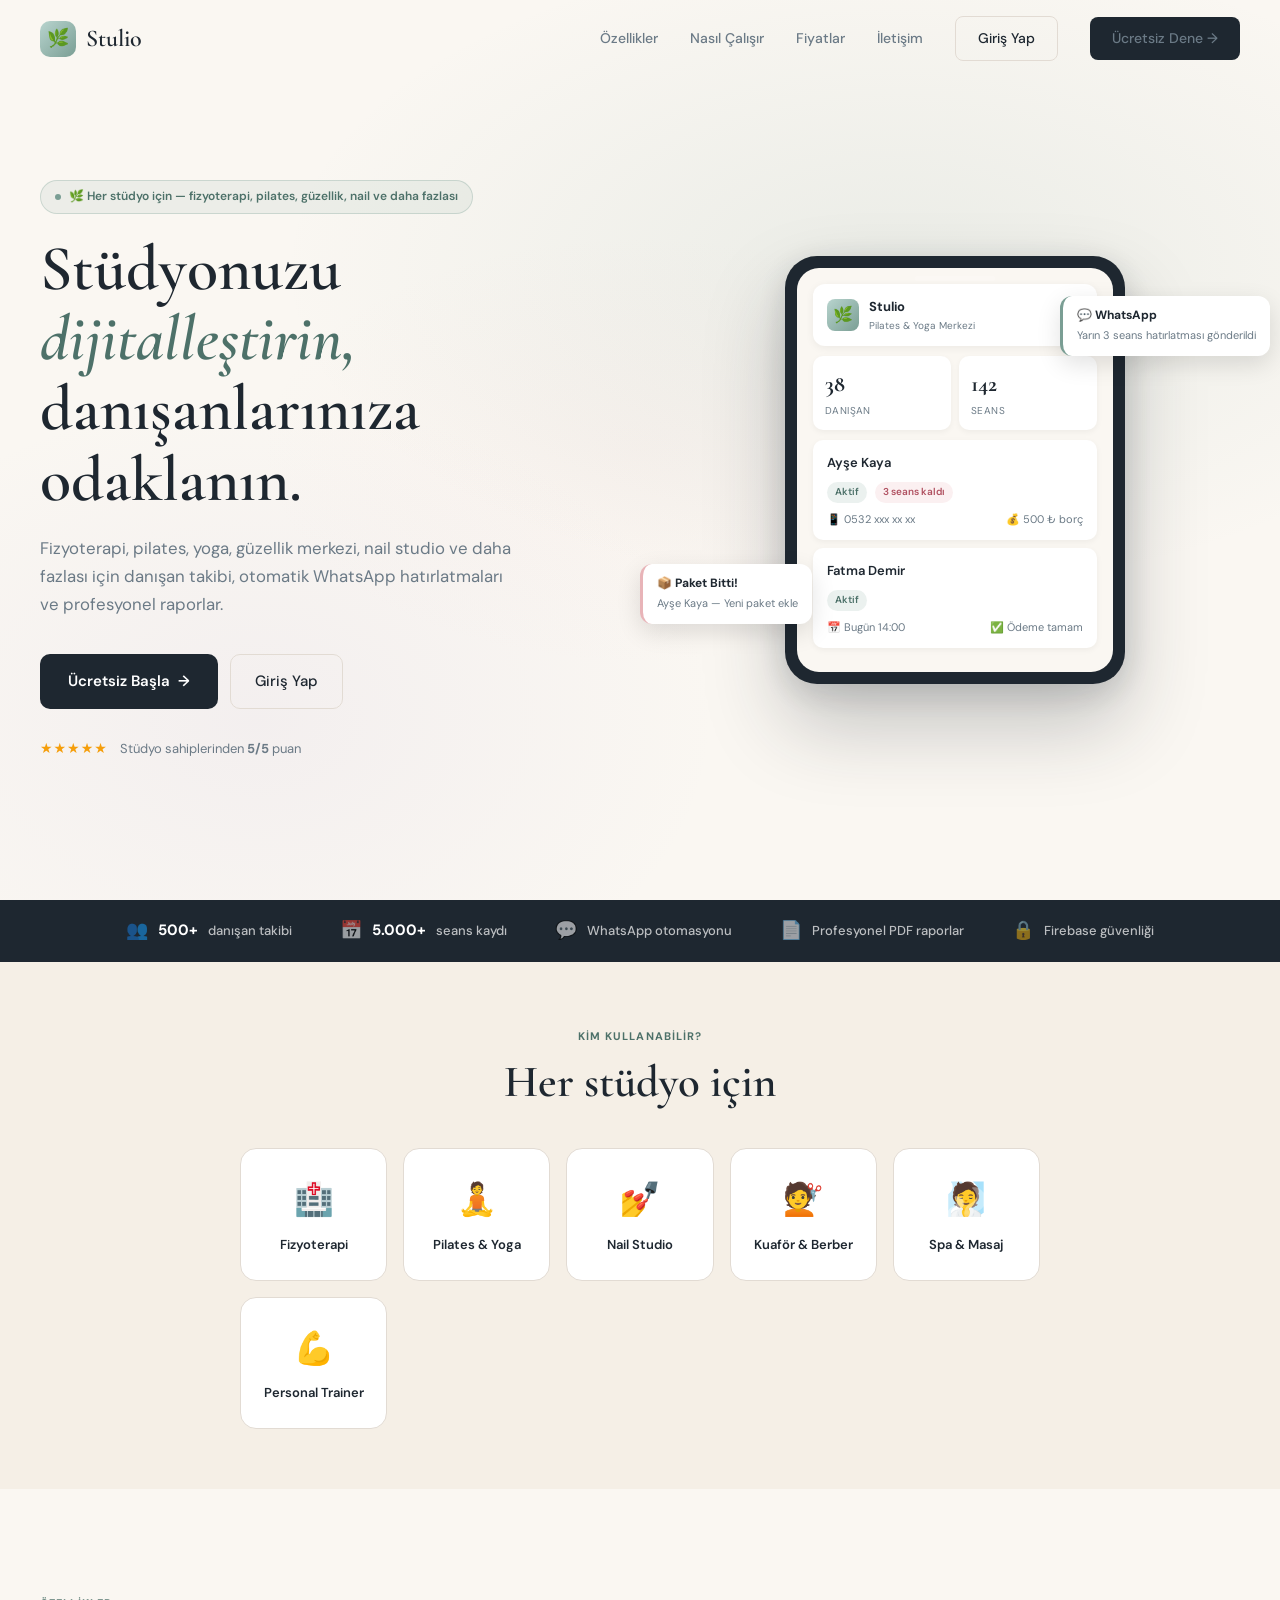
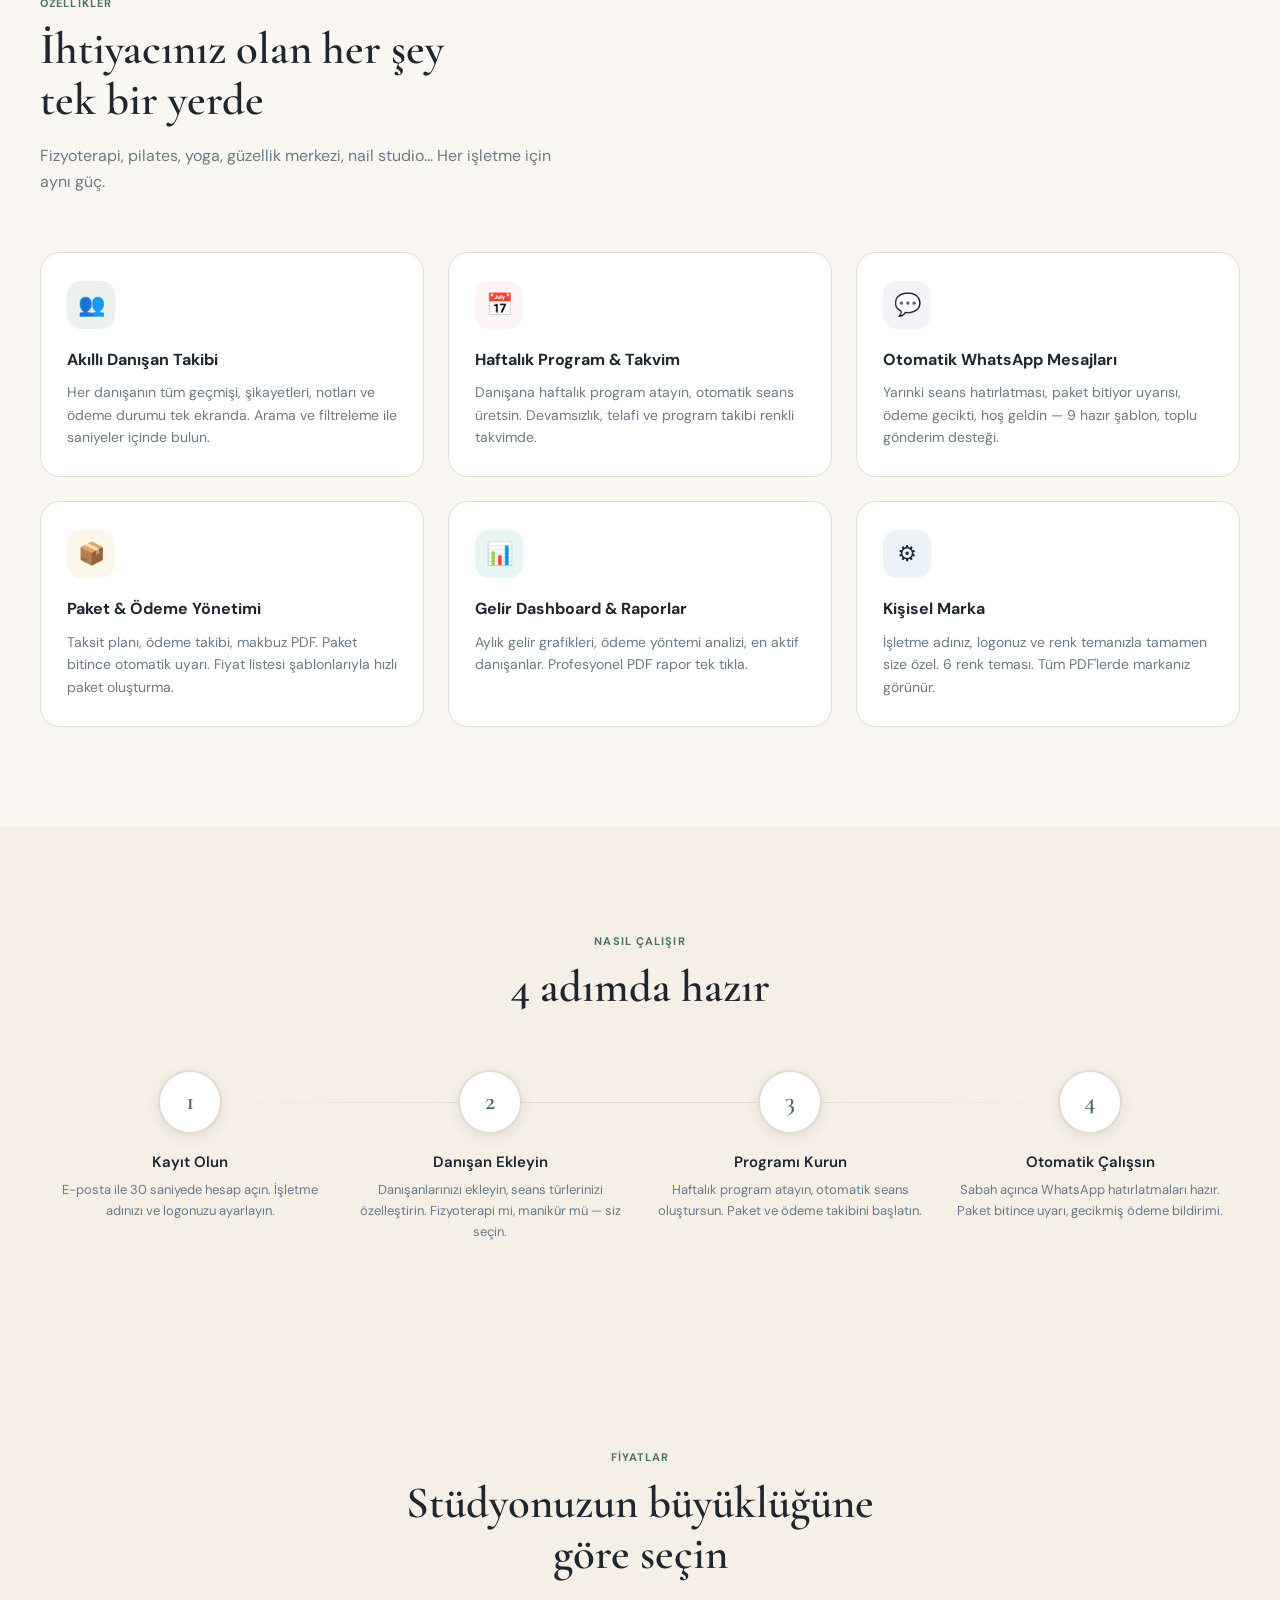
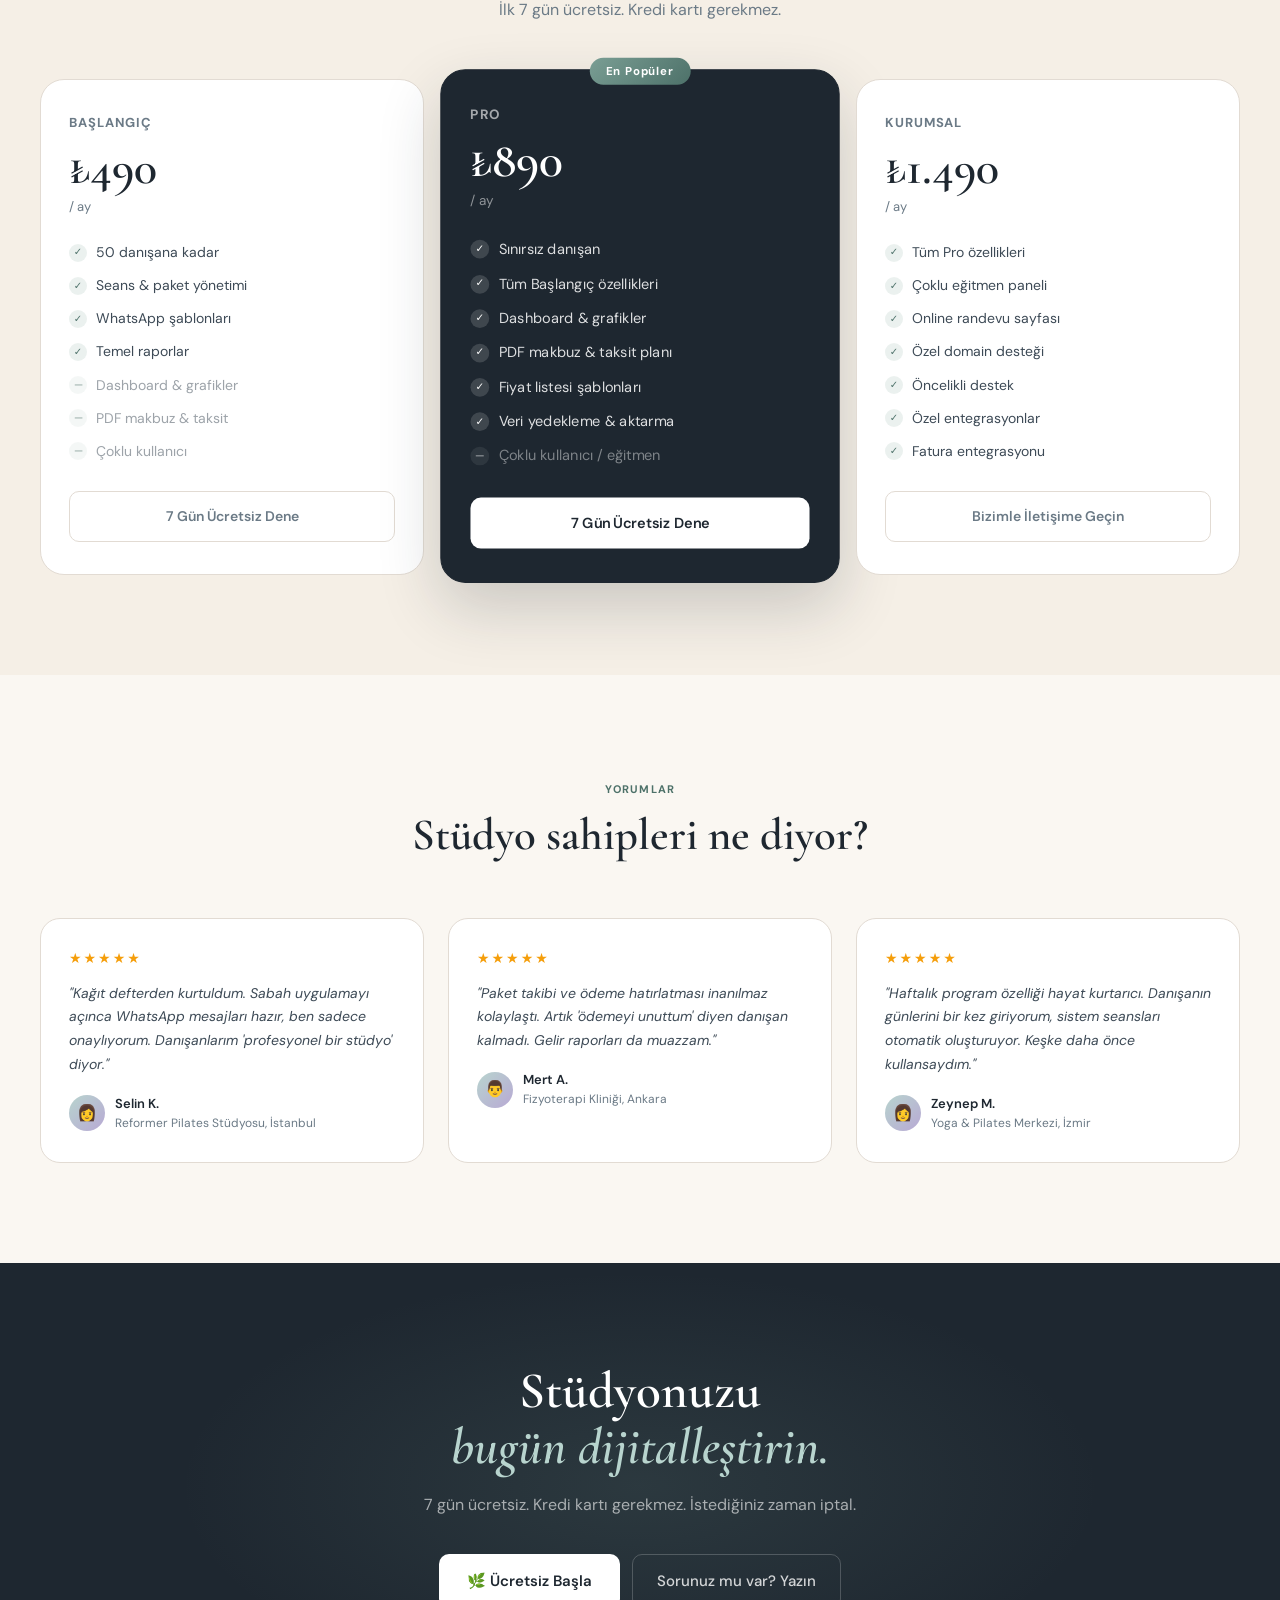
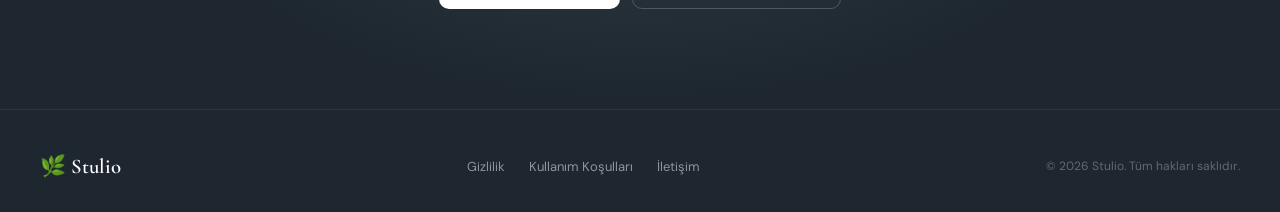
<file: index.html>
<!DOCTYPE html>
<html lang="tr">
<head>
<meta charset="UTF-8">
<meta name="viewport" content="width=device-width, initial-scale=1.0">
  <!-- PWA -->
  <link rel="manifest" href="./manifest.json">
  <meta name="theme-color" content="#5f8076">
  <meta name="mobile-web-app-capable" content="yes">
  <meta name="apple-mobile-web-app-capable" content="yes">
  <meta name="apple-mobile-web-app-status-bar-style" content="default">
  <meta name="apple-mobile-web-app-title" content="Stulio">
  <link rel="icon" type="image/ico" href="./favicon.ico">
  <link rel="apple-touch-icon" href="./apple-touch-icon.png">
<title>Stulio — Stüdyo & Güzellik Merkezi Yönetim Sistemi</title>
<meta name="description" content="Stulio — Fizyoterapi, pilates, yoga, güzellik merkezi ve nail studio için danışan takibi, WhatsApp hatırlatmaları ve profesyonel raporlar.">
<link rel="preconnect" href="https://fonts.googleapis.com">
<link href="https://fonts.googleapis.com/css2?family=Cormorant+Garamond:ital,wght@0,400;0,500;0,600;0,700;1,400;1,500&family=DM+Sans:opsz,wght@9..40,300;9..40,400;9..40,500;9..40,600&display=swap" rel="stylesheet">
<style>
/* ─── Reset & Base ─── */
*, *::before, *::after { margin:0; padding:0; box-sizing:border-box; }
:root {
  --sage:     #7a9e94;
  --sage-dk:  #4d7169;
  --sage-lt:  #b8d4ce;
  --cream:    #faf7f2;
  --warm:     #f5efe6;
  --blush:    #e8b4b8;
  --lav:      #b8a9d4;
  --ink:      #1e2730;
  --ink2:     #3d4a56;
  --stone:    #6b7a86;
  --border:   #e2dbd3;
}
html { scroll-behavior:smooth; }
body {
  font-family:'DM Sans',system-ui,sans-serif;
  background:var(--cream);
  color:var(--ink);
  line-height:1.65;
  overflow-x:hidden;
  -webkit-font-smoothing:antialiased;
}

/* ─── Animations ─── */
@keyframes fadeUp   { from{opacity:0;transform:translateY(28px)} to{opacity:1;transform:none} }
@keyframes fadeIn   { from{opacity:0} to{opacity:1} }
@keyframes float    { 0%,100%{transform:translateY(0)} 50%{transform:translateY(-10px)} }
@keyframes shimmer  { 0%{background-position:200% 0} 100%{background-position:-200% 0} }
@keyframes spin     { to{transform:rotate(360deg)} }
@keyframes pulse    { 0%,100%{opacity:1} 50%{opacity:.5} }

.reveal { opacity:0; transform:translateY(24px); transition:opacity .7s ease, transform .7s ease; }
.reveal.visible { opacity:1; transform:none; }

/* ─── Nav ─── */
nav {
  position:fixed; top:0; left:0; right:0; z-index:100;
  padding:16px 40px;
  display:flex; justify-content:space-between; align-items:center;
  transition:all .3s ease;
}
nav.scrolled {
  background:rgba(250,247,242,.94);
  backdrop-filter:blur(12px);
  border-bottom:1px solid var(--border);
  padding:12px 40px;
}
.nav-logo {
  display:flex; align-items:center; gap:10px;
  font-family:'Cormorant Garamond',serif;
  font-size:1.5rem; font-weight:600; color:var(--ink);
  text-decoration:none;
}
.nav-logo-icon {
  width:36px; height:36px;
  background:linear-gradient(135deg,var(--sage-lt),var(--sage));
  border-radius:10px;
  display:flex; align-items:center; justify-content:center;
  font-size:18px;
}
.nav-links { display:flex; gap:32px; align-items:center; }
.nav-links a {
  font-size:14px; font-weight:500; color:var(--stone);
  text-decoration:none; transition:color .2s;
}
.nav-links a:hover { color:var(--ink); }
.nav-cta {
  padding:10px 22px;
  background:var(--ink);
  color:white;
  border-radius:8px;
  font-size:14px; font-weight:600;
  text-decoration:none;
  transition:all .2s;
}
.nav-cta:hover { background:var(--sage-dk); transform:translateY(-1px); }

/* ─── Hero ─── */
.hero {
  min-height:100vh;
  display:flex; align-items:center;
  padding:120px 40px 80px;
  position:relative;
  overflow:hidden;
}
.hero-bg {
  position:absolute; inset:0; z-index:0;
  background:
    radial-gradient(ellipse 80% 60% at 70% 30%, rgba(122,158,148,.12) 0%, transparent 60%),
    radial-gradient(ellipse 60% 60% at 20% 80%, rgba(184,169,212,.10) 0%, transparent 60%),
    radial-gradient(ellipse 50% 40% at 50% 50%, rgba(232,180,184,.07) 0%, transparent 60%);
}
.hero-grid {
  max-width:1200px; margin:0 auto; width:100%;
  display:grid; grid-template-columns:1fr 1fr; gap:60px; align-items:center;
  position:relative; z-index:1;
}
.hero-badge {
  display:inline-flex; align-items:center; gap:8px;
  background:rgba(122,158,148,.1);
  border:1px solid rgba(122,158,148,.3);
  padding:6px 14px; border-radius:99px;
  font-size:12px; font-weight:600; color:var(--sage-dk);
  margin-bottom:20px;
  animation:fadeUp .6s ease both;
}
.hero-badge::before {
  content:''; width:6px; height:6px;
  background:var(--sage); border-radius:50%;
  animation:pulse 2s infinite;
}
.hero-title {
  font-family:'Cormorant Garamond',serif;
  font-size:clamp(2.6rem,5vw,4rem);
  font-weight:600; line-height:1.1;
  color:var(--ink);
  margin-bottom:20px;
  animation:fadeUp .6s .1s ease both;
}
.hero-title em { font-style:italic; color:var(--sage-dk); }
.hero-sub {
  font-size:1.05rem; color:var(--stone);
  max-width:480px; margin-bottom:36px;
  animation:fadeUp .6s .2s ease both;
}
.hero-actions {
  display:flex; gap:12px; flex-wrap:wrap;
  animation:fadeUp .6s .3s ease both;
}
.btn-hero-primary {
  padding:14px 28px;
  background:var(--ink);
  color:white; border-radius:10px;
  font-size:15px; font-weight:600;
  text-decoration:none;
  transition:all .25s;
  display:inline-flex; align-items:center; gap:8px;
}
.btn-hero-primary:hover { background:var(--sage-dk); transform:translateY(-2px); box-shadow:0 8px 24px rgba(77,113,105,.3); }
.btn-hero-secondary {
  padding:14px 24px;
  background:transparent;
  color:var(--ink); border-radius:10px;
  font-size:15px; font-weight:500;
  text-decoration:none; border:1.5px solid var(--border);
  transition:all .25s;
  display:inline-flex; align-items:center; gap:8px;
}
.btn-hero-secondary:hover { border-color:var(--sage); background:rgba(122,158,148,.06); }
.hero-trust {
  display:flex; align-items:center; gap:12px;
  margin-top:28px; font-size:13px; color:var(--stone);
  animation:fadeUp .6s .4s ease both;
}
.hero-stars { color:#f59e0b; letter-spacing:1px; font-size:14px; }

/* Hero visual */
.hero-visual {
  position:relative;
  animation:fadeUp .8s .2s ease both;
}
.hero-phone {
  width:100%;
  background:var(--ink);
  border-radius:32px;
  padding:12px;
  box-shadow:0 40px 80px rgba(30,39,48,.25), 0 8px 32px rgba(30,39,48,.15);
  position:relative;
  max-width:340px;
  margin:0 auto;
}
.hero-phone::before {
  content:''; position:absolute; top:20px; left:50%; transform:translateX(-50%);
  width:80px; height:5px; background:rgba(255,255,255,.15); border-radius:99px; z-index:10;
}
.hero-screen {
  background:var(--cream);
  border-radius:22px;
  overflow:hidden;
  padding:16px;
}
.app-header-mock {
  background:white;
  border-radius:12px;
  padding:12px 14px;
  margin-bottom:10px;
  display:flex; align-items:center; gap:10px;
  box-shadow:0 2px 8px rgba(0,0,0,.06);
}
.mock-avatar { width:32px; height:32px; background:linear-gradient(135deg,var(--sage-lt),var(--sage)); border-radius:8px; display:flex; align-items:center; justify-content:center; font-size:16px; }
.mock-title { font-size:13px; font-weight:700; color:var(--ink); }
.mock-sub   { font-size:10px; color:var(--stone); }
.mock-stats { display:grid; grid-template-columns:1fr 1fr; gap:8px; margin-bottom:10px; }
.mock-stat {
  background:white; border-radius:10px; padding:10px 12px;
  box-shadow:0 2px 6px rgba(0,0,0,.05);
}
.mock-stat-num { font-size:1.4rem; font-weight:700; color:var(--ink); font-family:'Cormorant Garamond',serif; }
.mock-stat-lbl { font-size:10px; color:var(--stone); text-transform:uppercase; letter-spacing:.04em; }
.mock-card {
  background:white; border-radius:10px; padding:12px 14px; margin-bottom:8px;
  box-shadow:0 2px 6px rgba(0,0,0,.05);
}
.mock-name { font-size:13px; font-weight:600; color:var(--ink); margin-bottom:4px; }
.mock-badge {
  display:inline-block; padding:2px 8px; border-radius:99px;
  font-size:10px; font-weight:600;
}
.badge-green { background:rgba(122,158,148,.15); color:var(--sage-dk); }
.badge-orange { background:rgba(232,180,184,.2); color:#b05060; }
.mock-row { display:flex; justify-content:space-between; font-size:11px; color:var(--stone); margin-top:6px; }

/* Floating notif */
.float-notif {
  position:absolute; right:-30px; top:40px;
  background:white; border-radius:12px; padding:10px 14px;
  box-shadow:0 8px 24px rgba(0,0,0,.12);
  font-size:12px; min-width:180px;
  border-left:3px solid var(--sage);
  animation:float 4s ease-in-out infinite;
}
.float-notif-2 {
  position:absolute; left:-30px; bottom:60px;
  background:white; border-radius:12px; padding:10px 14px;
  box-shadow:0 8px 24px rgba(0,0,0,.12);
  font-size:12px; min-width:170px;
  border-left:3px solid var(--blush);
  animation:float 4s 1.5s ease-in-out infinite;
}

/* ─── Social proof bar ─── */
.proof-bar {
  background:var(--ink);
  padding:16px 40px;
  display:flex; justify-content:center; align-items:center; gap:48px;
  flex-wrap:wrap;
}
.proof-item {
  display:flex; align-items:center; gap:10px;
  color:rgba(255,255,255,.7); font-size:13px; font-weight:500;
}
.proof-icon { font-size:18px; opacity:.8; }
.proof-num  { color:white; font-weight:700; font-size:15px; }

/* ─── Section base ─── */
section { padding:100px 40px; }
.section-inner { max-width:1200px; margin:0 auto; }
.section-label {
  display:inline-block; font-size:11px; font-weight:700;
  text-transform:uppercase; letter-spacing:.1em;
  color:var(--sage-dk); margin-bottom:12px;
}
.section-title {
  font-family:'Cormorant Garamond',serif;
  font-size:clamp(2rem,4vw,2.8rem);
  font-weight:600; color:var(--ink); line-height:1.15;
  margin-bottom:16px;
}
.section-sub { font-size:1rem; color:var(--stone); max-width:540px; }

/* ─── Features ─── */
.features-grid {
  display:grid; grid-template-columns:repeat(3,1fr); gap:24px; margin-top:56px;
}
.feature-card {
  background:white; border-radius:20px; padding:28px 26px;
  border:1px solid var(--border);
  transition:all .3s ease;
  position:relative; overflow:hidden;
}
.feature-card::after {
  content:''; position:absolute; inset:0;
  background:linear-gradient(135deg,rgba(122,158,148,.04) 0%,transparent 100%);
  opacity:0; transition:opacity .3s;
}
.feature-card:hover { transform:translateY(-4px); box-shadow:0 16px 40px rgba(30,39,48,.1); }
.feature-card:hover::after { opacity:1; }
.feature-icon {
  width:48px; height:48px; border-radius:14px; margin-bottom:18px;
  display:flex; align-items:center; justify-content:center; font-size:22px;
}
.icon-sage    { background:rgba(122,158,148,.15); }
.icon-blush   { background:rgba(232,180,184,.15); }
.icon-lav     { background:rgba(184,169,212,.15); }
.icon-warm    { background:rgba(232,196,124,.15); }
.icon-teal    { background:rgba(94,190,172,.15); }
.icon-blue    { background:rgba(123,168,208,.15); }
.feature-title { font-size:1rem; font-weight:700; color:var(--ink); margin-bottom:8px; }
.feature-desc  { font-size:14px; color:var(--stone); line-height:1.6; }

/* ─── How it works ─── */
.how-grid {
  display:grid; grid-template-columns:repeat(4,1fr); gap:0; margin-top:56px;
  position:relative;
}
.how-grid::after {
  content:''; position:absolute; top:32px; left:12.5%; right:12.5%;
  height:1px; background:linear-gradient(90deg,transparent,var(--border),var(--border),transparent);
  z-index:0;
}
.how-step { text-align:center; padding:0 16px; position:relative; z-index:1; }
.step-num {
  width:64px; height:64px; border-radius:50%; margin:0 auto 16px;
  display:flex; align-items:center; justify-content:center;
  font-family:'Cormorant Garamond',serif; font-size:1.6rem; font-weight:600;
  background:white; border:2px solid var(--border); color:var(--sage-dk);
  box-shadow:0 4px 16px rgba(0,0,0,.07);
}
.step-title { font-size:15px; font-weight:600; color:var(--ink); margin-bottom:6px; }
.step-desc  { font-size:13px; color:var(--stone); line-height:1.6; }

/* ─── Pricing ─── */
#pricing { background:var(--warm); }
.pricing-grid {
  display:grid; grid-template-columns:repeat(3,1fr); gap:24px; margin-top:56px; align-items:start;
}
.price-card {
  background:white; border-radius:24px; padding:32px 28px;
  border:1.5px solid var(--border);
  transition:all .3s; position:relative;
}
.price-card.featured {
  background:var(--ink);
  border-color:var(--ink);
  transform:scale(1.04);
  box-shadow:0 24px 60px rgba(30,39,48,.2);
}
.price-card:not(.featured):hover { transform:translateY(-4px); box-shadow:0 12px 36px rgba(0,0,0,.1); }
.price-tag {
  position:absolute; top:-12px; left:50%; transform:translateX(-50%);
  background:linear-gradient(135deg,var(--sage),var(--sage-dk));
  color:white; padding:4px 16px; border-radius:99px;
  font-size:11px; font-weight:700; letter-spacing:.05em;
  white-space:nowrap;
}
.price-name { font-size:13px; font-weight:700; text-transform:uppercase; letter-spacing:.07em; margin-bottom:10px; }
.price-card:not(.featured) .price-name { color:var(--stone); }
.price-card.featured .price-name { color:rgba(255,255,255,.6); }
.price-amount {
  font-family:'Cormorant Garamond',serif;
  font-size:3rem; font-weight:600; line-height:1; margin-bottom:4px;
}
.price-card:not(.featured) .price-amount { color:var(--ink); }
.price-card.featured .price-amount { color:white; }
.price-period { font-size:13px; margin-bottom:24px; }
.price-card:not(.featured) .price-period { color:var(--stone); }
.price-card.featured .price-period { color:rgba(255,255,255,.5); }
.price-features { list-style:none; display:flex; flex-direction:column; gap:10px; margin-bottom:28px; }
.price-features li { display:flex; align-items:center; gap:9px; font-size:14px; }
.price-card:not(.featured) .price-features li { color:var(--ink2); }
.price-card.featured .price-features li { color:rgba(255,255,255,.85); }
.price-features li::before {
  content:'✓'; width:18px; height:18px; border-radius:50%; flex-shrink:0;
  display:flex; align-items:center; justify-content:center; font-size:10px; font-weight:700;
}
.price-card:not(.featured) .price-features li::before { background:rgba(122,158,148,.15); color:var(--sage-dk); }
.price-card.featured .price-features li::before { background:rgba(255,255,255,.15); color:white; }
.price-features li.dim::before { content:'—'; background:transparent; color:var(--stone); }
.price-features li.dim { opacity:.5; }
.btn-price-primary {
  display:block; width:100%; padding:13px;
  background:var(--ink); color:white; border-radius:10px;
  text-align:center; font-size:14px; font-weight:600; text-decoration:none;
  transition:all .2s;
}
.btn-price-primary:hover { background:var(--sage-dk); }
.price-card.featured .btn-price-primary {
  background:white; color:var(--ink);
}
.price-card.featured .btn-price-primary:hover { background:var(--sage-lt); }
.btn-price-outline {
  display:block; width:100%; padding:13px;
  background:transparent; color:var(--stone); border-radius:10px;
  text-align:center; font-size:14px; font-weight:600; text-decoration:none;
  border:1.5px solid var(--border); transition:all .2s;
}
.btn-price-outline:hover { border-color:var(--sage); color:var(--sage-dk); }

/* ─── Testimonials ─── */
.testimonials-grid {
  display:grid; grid-template-columns:repeat(3,1fr); gap:24px; margin-top:56px;
}
.testimonial-card {
  background:white; border-radius:20px; padding:28px;
  border:1px solid var(--border);
}
.t-stars { color:#f59e0b; font-size:14px; margin-bottom:12px; letter-spacing:2px; }
.t-text { font-size:14px; color:var(--ink2); line-height:1.7; margin-bottom:16px; font-style:italic; }
.t-author { display:flex; align-items:center; gap:10px; }
.t-avatar {
  width:36px; height:36px; border-radius:50%;
  background:linear-gradient(135deg,var(--sage-lt),var(--lav));
  display:flex; align-items:center; justify-content:center; font-size:16px;
}
.t-name { font-size:13px; font-weight:600; color:var(--ink); }
.t-role { font-size:12px; color:var(--stone); }

/* ─── CTA ─── */
.cta-section {
  background:var(--ink);
  padding:100px 40px;
  text-align:center;
  position:relative; overflow:hidden;
}
.cta-section::before {
  content:''; position:absolute; inset:0;
  background:radial-gradient(ellipse 60% 80% at 50% 50%, rgba(122,158,148,.15) 0%, transparent 60%);
}
.cta-title {
  font-family:'Cormorant Garamond',serif;
  font-size:clamp(2rem,5vw,3.2rem); font-weight:600; color:white; line-height:1.1;
  margin-bottom:16px; position:relative;
}
.cta-title em { color:var(--sage-lt); font-style:italic; }
.cta-sub { font-size:1rem; color:rgba(255,255,255,.6); margin-bottom:36px; position:relative; }
.cta-actions { display:flex; gap:12px; justify-content:center; flex-wrap:wrap; position:relative; }
.btn-cta-white {
  padding:14px 28px; background:white; color:var(--ink);
  border-radius:10px; font-size:15px; font-weight:600; text-decoration:none;
  transition:all .25s; display:inline-flex; align-items:center; gap:8px;
}
.btn-cta-white:hover { background:var(--sage-lt); transform:translateY(-2px); }
.btn-cta-outline {
  padding:14px 24px; background:transparent; color:rgba(255,255,255,.8);
  border-radius:10px; font-size:15px; font-weight:500; text-decoration:none;
  border:1.5px solid rgba(255,255,255,.2); transition:all .25s;
}
.btn-cta-outline:hover { border-color:rgba(255,255,255,.5); color:white; }

/* ─── Footer ─── */
footer {
  background:var(--ink); border-top:1px solid rgba(255,255,255,.06);
  padding:40px 40px 28px;
}
.footer-inner {
  max-width:1200px; margin:0 auto;
  display:flex; justify-content:space-between; align-items:center; flex-wrap:wrap; gap:16px;
}
.footer-logo { color:white; font-family:'Cormorant Garamond',serif; font-size:1.3rem; font-weight:600; }
.footer-links { display:flex; gap:24px; }
.footer-links a { color:rgba(255,255,255,.5); font-size:13px; text-decoration:none; transition:color .2s; }
.footer-links a:hover { color:rgba(255,255,255,.8); }
.footer-copy { color:rgba(255,255,255,.3); font-size:12px; }

/* ─── Responsive ─── */
@media (max-width: 900px) {
  nav { padding:14px 24px; }
  nav.scrolled { padding:10px 24px; }
  .nav-links { display:none; }
  .hero { padding:100px 24px 60px; }
  .hero-grid { grid-template-columns:1fr; gap:40px; }
  .hero-visual { order:-1; }
  .hero-phone { max-width:280px; }
  .float-notif, .float-notif-2 { display:none; }
  section { padding:70px 24px; }
  .features-grid { grid-template-columns:1fr 1fr; }
  .how-grid { grid-template-columns:1fr 1fr; gap:32px; }
  .how-grid::after { display:none; }
  .pricing-grid { grid-template-columns:1fr; }
  .price-card.featured { transform:none; }
  .testimonials-grid { grid-template-columns:1fr; }
  .proof-bar { gap:24px; padding:14px 24px; }
  .cta-section { padding:70px 24px; }
  footer { padding:28px 24px 20px; }
  .footer-inner { flex-direction:column; text-align:center; }
}
@media (max-width: 580px) {
  .features-grid { grid-template-columns:1fr; }
  .hero-title { font-size:2.2rem; }
}
</style>
</head>
<body>

<!-- Nav -->
<nav id="nav">
  <a href="#" class="nav-logo">
    <div class="nav-logo-icon">🌿</div>
    Stulio
  </a>
  <div class="nav-links">
    <a href="#features">Özellikler</a>
    <a href="#how">Nasıl Çalışır</a>
    <a href="#pricing">Fiyatlar</a>
    <a href="#contact">İletişim</a>
    <a href="login.html" class="nav-cta" style="background:transparent; color:var(--ink); border:1.5px solid var(--border);">Giriş Yap</a>
    <a href="login.html" class="nav-cta">Ücretsiz Dene →</a>
  </div>
</nav>

<!-- Hero -->
<section class="hero">
  <div class="hero-bg"></div>
  <div class="hero-grid">
    <div>
      <div class="hero-badge">🌿 Her stüdyo için — fizyoterapi, pilates, güzellik, nail ve daha fazlası</div>
      <h1 class="hero-title">
        Stüdyonuzu<br>
        <em>dijitalleştirin,</em><br>
        danışanlarınıza<br>odaklanın.
      </h1>
      <p class="hero-sub">
        Fizyoterapi, pilates, yoga, güzellik merkezi, nail studio ve daha fazlası için danışan takibi, otomatik WhatsApp hatırlatmaları ve profesyonel raporlar.
      </p>
      <div class="hero-actions">
        <a href="login.html" class="btn-hero-primary">Ücretsiz Başla <span>→</span></a>
        <a href="login.html" class="btn-hero-secondary">Giriş Yap</a>
        <button id="pwaInstallBtn" class="btn-hero-secondary" style="display:none;"
            onclick="installPWA()">
            📱 Uygulamayı Yükle
        </button>
      </div>
      <div class="hero-trust">
        <span class="hero-stars">★★★★★</span>
        <span>Stüdyo sahiplerinden <strong>5/5</strong> puan</span>
      </div>
    </div>
    <div class="hero-visual">
      <div class="hero-phone">
        <div class="hero-screen">
          <div class="app-header-mock">
            <div class="mock-avatar">🌿</div>
            <div>
              <div class="mock-title">Stulio</div>
              <div class="mock-sub">Pilates & Yoga Merkezi</div>
            </div>
          </div>
          <div class="mock-stats">
            <div class="mock-stat">
              <div class="mock-stat-num">38</div>
              <div class="mock-stat-lbl">Danışan</div>
            </div>
            <div class="mock-stat">
              <div class="mock-stat-num">142</div>
              <div class="mock-stat-lbl">Seans</div>
            </div>
          </div>
          <div class="mock-card">
            <div style="display:flex;justify-content:space-between;align-items:flex-start;">
              <div>
                <div class="mock-name">Ayşe Kaya</div>
                <span class="mock-badge badge-green">Aktif</span>
                <span class="mock-badge badge-orange" style="margin-left:4px;">3 seans kaldı</span>
              </div>
            </div>
            <div class="mock-row">
              <span>📱 0532 xxx xx xx</span>
              <span>💰 500 ₺ borç</span>
            </div>
          </div>
          <div class="mock-card">
            <div class="mock-name">Fatma Demir</div>
            <span class="mock-badge badge-green">Aktif</span>
            <div class="mock-row">
              <span>📅 Bugün 14:00</span>
              <span>✅ Ödeme tamam</span>
            </div>
          </div>
        </div>
      </div>
      <div class="float-notif">
        💬 <strong>WhatsApp</strong><br>
        <span style="color:#6b7a86;font-size:11px;">Yarın 3 seans hatırlatması gönderildi</span>
      </div>
      <div class="float-notif-2">
        📦 <strong>Paket Bitti!</strong><br>
        <span style="color:#6b7a86;font-size:11px;">Ayşe Kaya — Yeni paket ekle</span>
      </div>
    </div>
  </div>
</section>

<!-- Proof bar -->
<div class="proof-bar">
  <div class="proof-item"><span class="proof-icon">👥</span> <span class="proof-num">500+</span> danışan takibi</div>
  <div class="proof-item"><span class="proof-icon">📅</span> <span class="proof-num">5.000+</span> seans kaydı</div>
  <div class="proof-item"><span class="proof-icon">💬</span> WhatsApp otomasyonu</div>
  <div class="proof-item"><span class="proof-icon">📄</span> Profesyonel PDF raporlar</div>
  <div class="proof-item"><span class="proof-icon">🔒</span> Firebase güvenliği</div>
</div>

<!-- Sectors -->
<section style="padding:60px 40px; background:var(--warm);">
  <div class="section-inner" style="text-align:center;">
    <span class="section-label">Kim Kullanabilir?</span>
    <h2 class="section-title" style="margin-bottom:40px;">Her stüdyo için</h2>
    <div style="display:grid; grid-template-columns:repeat(auto-fit,minmax(130px,1fr)); gap:16px; max-width:800px; margin:0 auto;">
      <div style="background:white; border-radius:16px; padding:24px 16px; border:1px solid var(--border); text-align:center;">
        <div style="font-size:32px; margin-bottom:8px;">🏥</div>
        <div style="font-size:13px; font-weight:600; color:var(--ink);">Fizyoterapi</div>
      </div>
      <div style="background:white; border-radius:16px; padding:24px 16px; border:1px solid var(--border); text-align:center;">
        <div style="font-size:32px; margin-bottom:8px;">🧘</div>
        <div style="font-size:13px; font-weight:600; color:var(--ink);">Pilates & Yoga</div>
      </div>
      <div style="background:white; border-radius:16px; padding:24px 16px; border:1px solid var(--border); text-align:center;">
        <div style="font-size:32px; margin-bottom:8px;">💅</div>
        <div style="font-size:13px; font-weight:600; color:var(--ink);">Nail Studio</div>
      </div>
      <div style="background:white; border-radius:16px; padding:24px 16px; border:1px solid var(--border); text-align:center;">
        <div style="font-size:32px; margin-bottom:8px;">💇</div>
        <div style="font-size:13px; font-weight:600; color:var(--ink);">Kuaför & Berber</div>
      </div>
      <div style="background:white; border-radius:16px; padding:24px 16px; border:1px solid var(--border); text-align:center;">
        <div style="font-size:32px; margin-bottom:8px;">🧖</div>
        <div style="font-size:13px; font-weight:600; color:var(--ink);">Spa & Masaj</div>
      </div>
      <div style="background:white; border-radius:16px; padding:24px 16px; border:1px solid var(--border); text-align:center;">
        <div style="font-size:32px; margin-bottom:8px;">💪</div>
        <div style="font-size:13px; font-weight:600; color:var(--ink);">Personal Trainer</div>
      </div>
    </div>
  </div>
</section>

<!-- Features -->
<section id="features">
  <div class="section-inner">
    <div class="reveal">
      <span class="section-label">Özellikler</span>
      <h2 class="section-title">İhtiyacınız olan her şey<br>tek bir yerde</h2>
      <p class="section-sub">Fizyoterapi, pilates, yoga, güzellik merkezi, nail studio... Her işletme için aynı güç.</p>
    </div>
    <div class="features-grid">
      <div class="feature-card reveal">
        <div class="feature-icon icon-sage">👥</div>
        <div class="feature-title">Akıllı Danışan Takibi</div>
        <div class="feature-desc">Her danışanın tüm geçmişi, şikayetleri, notları ve ödeme durumu tek ekranda. Arama ve filtreleme ile saniyeler içinde bulun.</div>
      </div>
      <div class="feature-card reveal" style="animation-delay:.1s">
        <div class="feature-icon icon-blush">📅</div>
        <div class="feature-title">Haftalık Program & Takvim</div>
        <div class="feature-desc">Danışana haftalık program atayın, otomatik seans üretsin. Devamsızlık, telafi ve program takibi renkli takvimde.</div>
      </div>
      <div class="feature-card reveal" style="animation-delay:.2s">
        <div class="feature-icon icon-lav">💬</div>
        <div class="feature-title">Otomatik WhatsApp Mesajları</div>
        <div class="feature-desc">Yarınki seans hatırlatması, paket bitiyor uyarısı, ödeme gecikti, hoş geldin — 9 hazır şablon, toplu gönderim desteği.</div>
      </div>
      <div class="feature-card reveal" style="animation-delay:.3s">
        <div class="feature-icon icon-warm">📦</div>
        <div class="feature-title">Paket & Ödeme Yönetimi</div>
        <div class="feature-desc">Taksit planı, ödeme takibi, makbuz PDF. Paket bitince otomatik uyarı. Fiyat listesi şablonlarıyla hızlı paket oluşturma.</div>
      </div>
      <div class="feature-card reveal" style="animation-delay:.4s">
        <div class="feature-icon icon-teal">📊</div>
        <div class="feature-title">Gelir Dashboard & Raporlar</div>
        <div class="feature-desc">Aylık gelir grafikleri, ödeme yöntemi analizi, en aktif danışanlar. Profesyonel PDF rapor tek tıkla.</div>
      </div>
      <div class="feature-card reveal" style="animation-delay:.5s">
        <div class="feature-icon icon-blue">⚙️</div>
        <div class="feature-title">Kişisel Marka</div>
        <div class="feature-desc">İşletme adınız, logonuz ve renk temanızla tamamen size özel. 6 renk teması. Tüm PDF'lerde markanız görünür.</div>
      </div>
    </div>
  </div>
</section>

<!-- How it works -->
<section id="how" style="background:var(--warm);">
  <div class="section-inner">
    <div class="reveal" style="text-align:center;">
      <span class="section-label">Nasıl Çalışır</span>
      <h2 class="section-title">4 adımda hazır</h2>
    </div>
    <div class="how-grid">
      <div class="how-step reveal">
        <div class="step-num">1</div>
        <div class="step-title">Kayıt Olun</div>
        <div class="step-desc">E-posta ile 30 saniyede hesap açın. İşletme adınızı ve logonuzu ayarlayın.</div>
      </div>
      <div class="how-step reveal" style="animation-delay:.1s">
        <div class="step-num">2</div>
        <div class="step-title">Danışan Ekleyin</div>
        <div class="step-desc">Danışanlarınızı ekleyin, seans türlerinizi özelleştirin. Fizyoterapi mi, manikür mü — siz seçin.</div>
      </div>
      <div class="how-step reveal" style="animation-delay:.2s">
        <div class="step-num">3</div>
        <div class="step-title">Programı Kurun</div>
        <div class="step-desc">Haftalık program atayın, otomatik seans oluştursun. Paket ve ödeme takibini başlatın.</div>
      </div>
      <div class="how-step reveal" style="animation-delay:.3s">
        <div class="step-num">4</div>
        <div class="step-title">Otomatik Çalışsın</div>
        <div class="step-desc">Sabah açınca WhatsApp hatırlatmaları hazır. Paket bitince uyarı, gecikmiş ödeme bildirimi.</div>
      </div>
    </div>
  </div>
</section>

<!-- Pricing -->
<section id="pricing">
  <div class="section-inner">
    <div class="reveal" style="text-align:center;">
      <span class="section-label">Fiyatlar</span>
      <h2 class="section-title">Stüdyonuzun büyüklüğüne<br>göre seçin</h2>
      <p class="section-sub" style="margin:0 auto;">İlk 7 gün ücretsiz. Kredi kartı gerekmez.</p>
    </div>
    <div class="pricing-grid">

      <!-- Basic -->
      <div class="price-card reveal">
        <div class="price-name">Başlangıç</div>
        <div class="price-amount">₺490</div>
        <div class="price-period">/ ay</div>
        <ul class="price-features">
          <li>50 danışana kadar</li>
          <li>Seans & paket yönetimi</li>
          <li>WhatsApp şablonları</li>
          <li>Temel raporlar</li>
          <li class="dim">Dashboard & grafikler</li>
          <li class="dim">PDF makbuz & taksit</li>
          <li class="dim">Çoklu kullanıcı</li>
        </ul>
        <a href="login.html" class="btn-price-outline">7 Gün Ücretsiz Dene</a>
      </div>

      <!-- Pro -->
      <div class="price-card featured reveal" style="animation-delay:.1s">
        <div class="price-tag">En Popüler</div>
        <div class="price-name">Pro</div>
        <div class="price-amount">₺890</div>
        <div class="price-period">/ ay</div>
        <ul class="price-features">
          <li>Sınırsız danışan</li>
          <li>Tüm Başlangıç özellikleri</li>
          <li>Dashboard & grafikler</li>
          <li>PDF makbuz & taksit planı</li>
          <li>Fiyat listesi şablonları</li>
          <li>Veri yedekleme & aktarma</li>
          <li class="dim">Çoklu kullanıcı / eğitmen</li>
        </ul>
        <a href="login.html" class="btn-price-primary">7 Gün Ücretsiz Dene</a>
      </div>

      <!-- Kurumsal -->
      <div class="price-card reveal" style="animation-delay:.2s">
        <div class="price-name">Kurumsal</div>
        <div class="price-amount">₺1.490</div>
        <div class="price-period">/ ay</div>
        <ul class="price-features">
          <li>Tüm Pro özellikleri</li>
          <li>Çoklu eğitmen paneli</li>
          <li>Online randevu sayfası</li>
          <li>Özel domain desteği</li>
          <li>Öncelikli destek</li>
          <li>Özel entegrasyonlar</li>
          <li>Fatura entegrasyonu</li>
        </ul>
        <a href="#contact" class="btn-price-outline">Bizimle İletişime Geçin</a>
      </div>

    </div>
  </div>
</section>

<!-- Testimonials -->
<section>
  <div class="section-inner">
    <div class="reveal" style="text-align:center;">
      <span class="section-label">Yorumlar</span>
      <h2 class="section-title">Stüdyo sahipleri ne diyor?</h2>
    </div>
    <div class="testimonials-grid">
      <div class="testimonial-card reveal">
        <div class="t-stars">★★★★★</div>
        <p class="t-text">"Kağıt defterden kurtuldum. Sabah uygulamayı açınca WhatsApp mesajları hazır, ben sadece onaylıyorum. Danışanlarım 'profesyonel bir stüdyo' diyor."</p>
        <div class="t-author">
          <div class="t-avatar">👩</div>
          <div>
            <div class="t-name">Selin K.</div>
            <div class="t-role">Reformer Pilates Stüdyosu, İstanbul</div>
          </div>
        </div>
      </div>
      <div class="testimonial-card reveal" style="animation-delay:.1s">
        <div class="t-stars">★★★★★</div>
        <p class="t-text">"Paket takibi ve ödeme hatırlatması inanılmaz kolaylaştı. Artık 'ödemeyi unuttum' diyen danışan kalmadı. Gelir raporları da muazzam."</p>
        <div class="t-author">
          <div class="t-avatar">👨</div>
          <div>
            <div class="t-name">Mert A.</div>
            <div class="t-role">Fizyoterapi Kliniği, Ankara</div>
          </div>
        </div>
      </div>
      <div class="testimonial-card reveal" style="animation-delay:.2s">
        <div class="t-stars">★★★★★</div>
        <p class="t-text">"Haftalık program özelliği hayat kurtarıcı. Danışanın günlerini bir kez giriyorum, sistem seansları otomatik oluşturuyor. Keşke daha önce kullansaydım."</p>
        <div class="t-author">
          <div class="t-avatar">👩</div>
          <div>
            <div class="t-name">Zeynep M.</div>
            <div class="t-role">Yoga & Pilates Merkezi, İzmir</div>
          </div>
        </div>
      </div>
    </div>
  </div>
</section>

<!-- CTA -->
<section class="cta-section" id="contact">
  <h2 class="cta-title reveal">Stüdyonuzu<br><em>bugün dijitalleştirin.</em></h2>
  <p class="cta-sub reveal">7 gün ücretsiz. Kredi kartı gerekmez. İstediğiniz zaman iptal.</p>
  <div class="cta-actions reveal">
    <a href="login.html" class="btn-cta-white">🌿 Ücretsiz Başla</a>
    <a href="mailto:info@stulio.app" class="btn-cta-outline">Sorunuz mu var? Yazın</a>
  </div>
</section>

<!-- Footer -->
<footer>
  <div class="footer-inner">
    <div class="footer-logo">🌿 Stulio</div>
    <div class="footer-links">
      <a href="#">Gizlilik</a>
      <a href="#">Kullanım Koşulları</a>
      <a href="mailto:info@stulio.app">İletişim</a>
    </div>
    <div class="footer-copy">© 2026 Stulio. Tüm hakları saklıdır.</div>
  </div>
</footer>

<script>
// Nav scroll effect
window.addEventListener('scroll', () => {
  document.getElementById('nav').classList.toggle('scrolled', window.scrollY > 40);
});

// Reveal on scroll
const observer = new IntersectionObserver((entries) => {
  entries.forEach((e, i) => {
    if (e.isIntersecting) {
      setTimeout(() => e.target.classList.add('visible'), i * 60);
      observer.unobserve(e.target);
    }
  });
}, { threshold: 0.12 });

document.querySelectorAll('.reveal').forEach(el => observer.observe(el));
</script>
  <script>
    if ('serviceWorker' in navigator) {
      window.addEventListener('load', function() {
        navigator.serviceWorker.register('./service-worker.js')
          .then(function(reg) { console.log('SW kayıtlı:', reg.scope); })
          .catch(function(err) { console.warn('SW hatası:', err); });
      });
    }

    // PWA Install
    let deferredPrompt;
    window.addEventListener('beforeinstallprompt', (e) => {
        e.preventDefault();
        deferredPrompt = e;
        const btn = document.getElementById('pwaInstallBtn');
        const featBtn = document.getElementById('featuresBtn');
        if (btn) btn.style.display = 'inline-flex';
        if (featBtn) featBtn.style.display = 'none';
    });

    window.installPWA = function() {
        if (!deferredPrompt) {
            alert('Yüklemek için tarayıcı menüsünden "Ana ekrana ekle" seçeneğini kullanın.');
            return;
        }
        deferredPrompt.prompt();
        deferredPrompt.userChoice.then((result) => {
            if (result.outcome === 'accepted') {
                document.getElementById('pwaInstallBtn').style.display = 'none';
                document.getElementById('featuresBtn').style.display = 'inline-flex';
            }
            deferredPrompt = null;
        });
    };

    window.addEventListener('appinstalled', () => {
        const btn = document.getElementById('pwaInstallBtn');
        if (btn) btn.style.display = 'none';
    });
  </script>
</body>
</html>
</file>
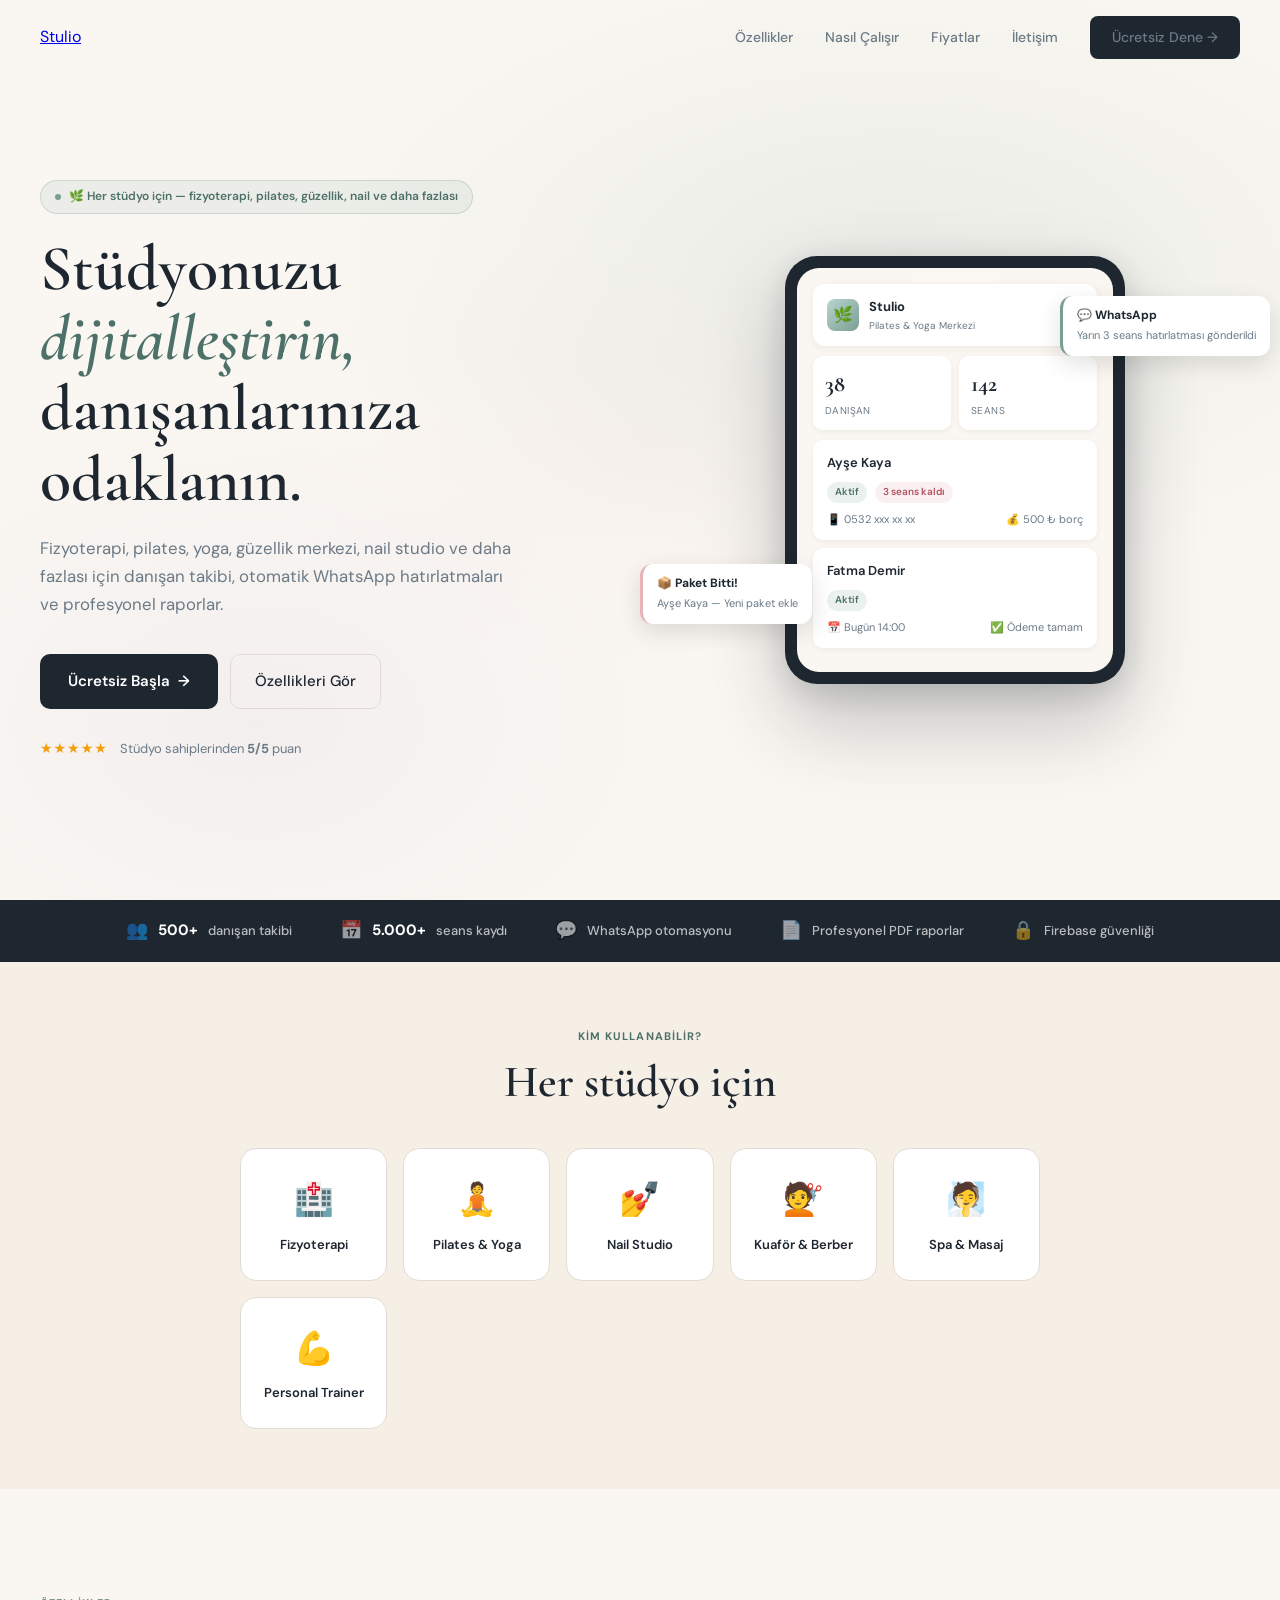
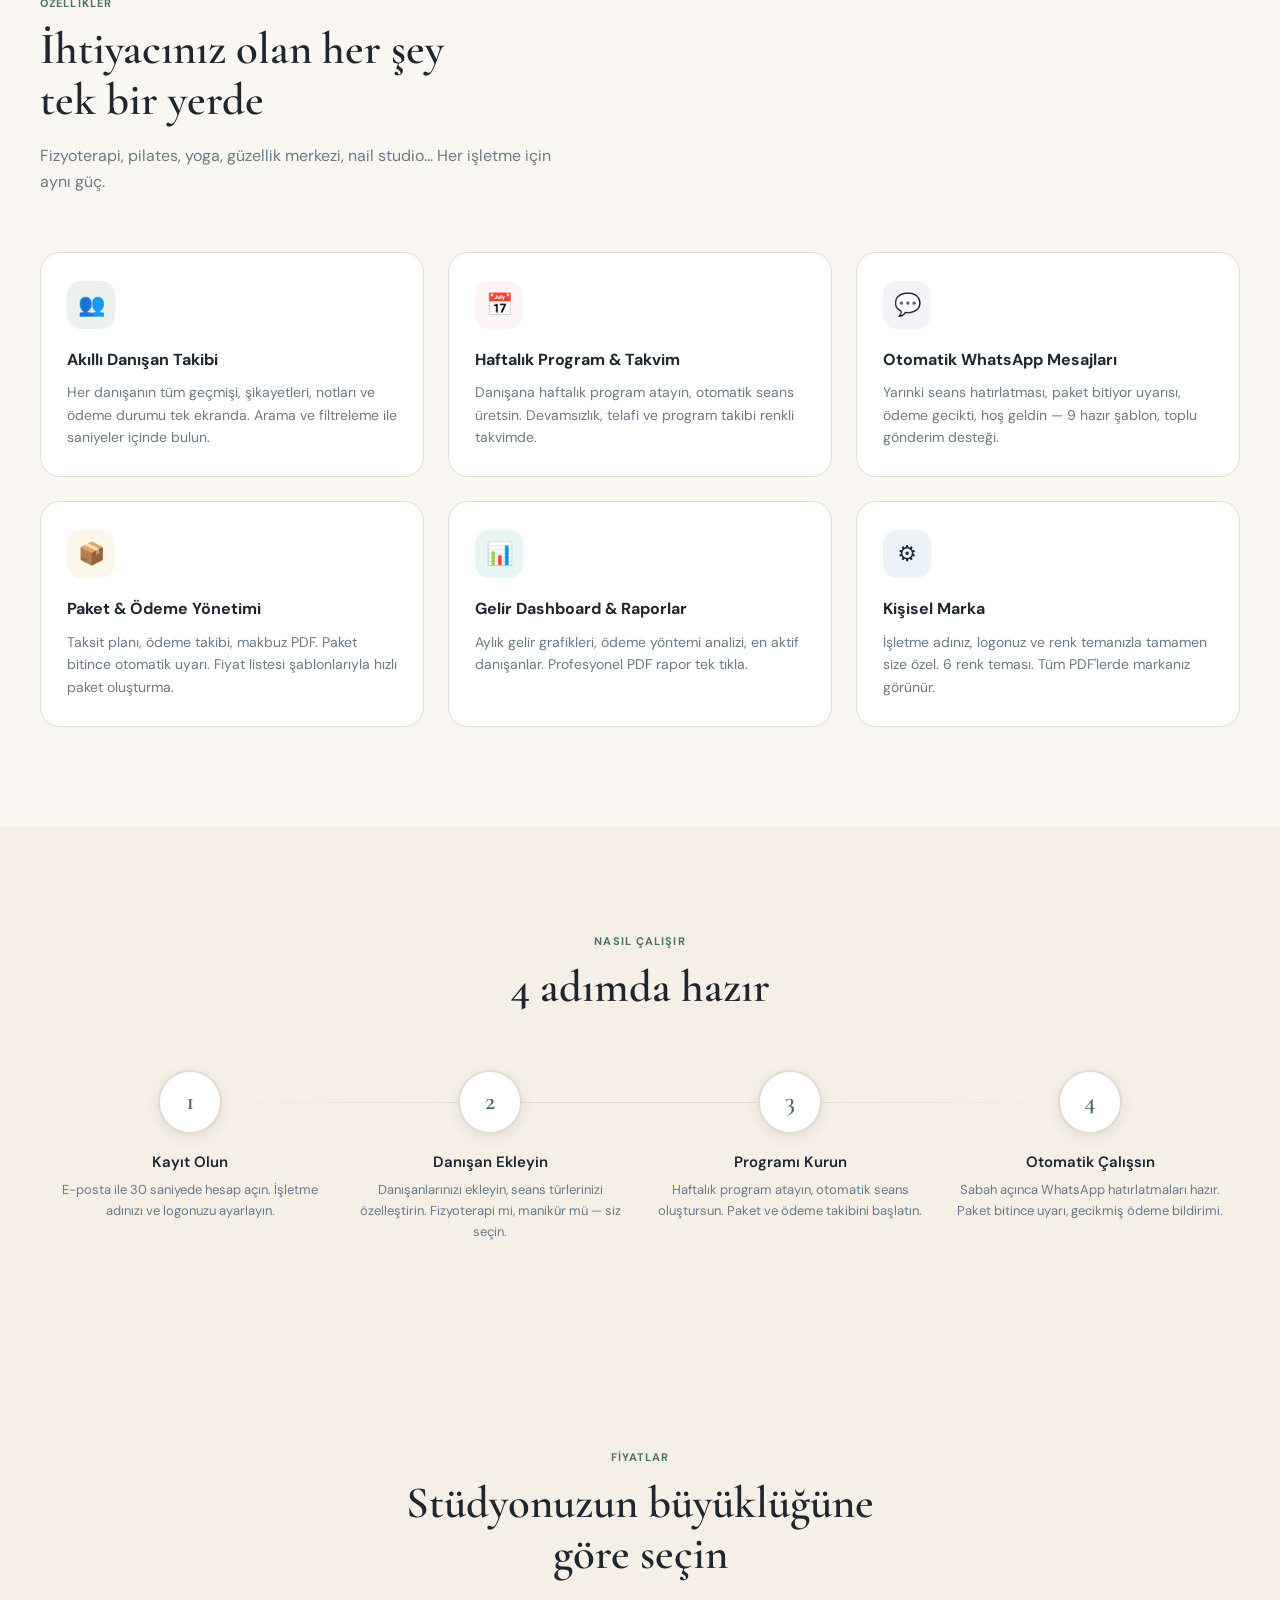
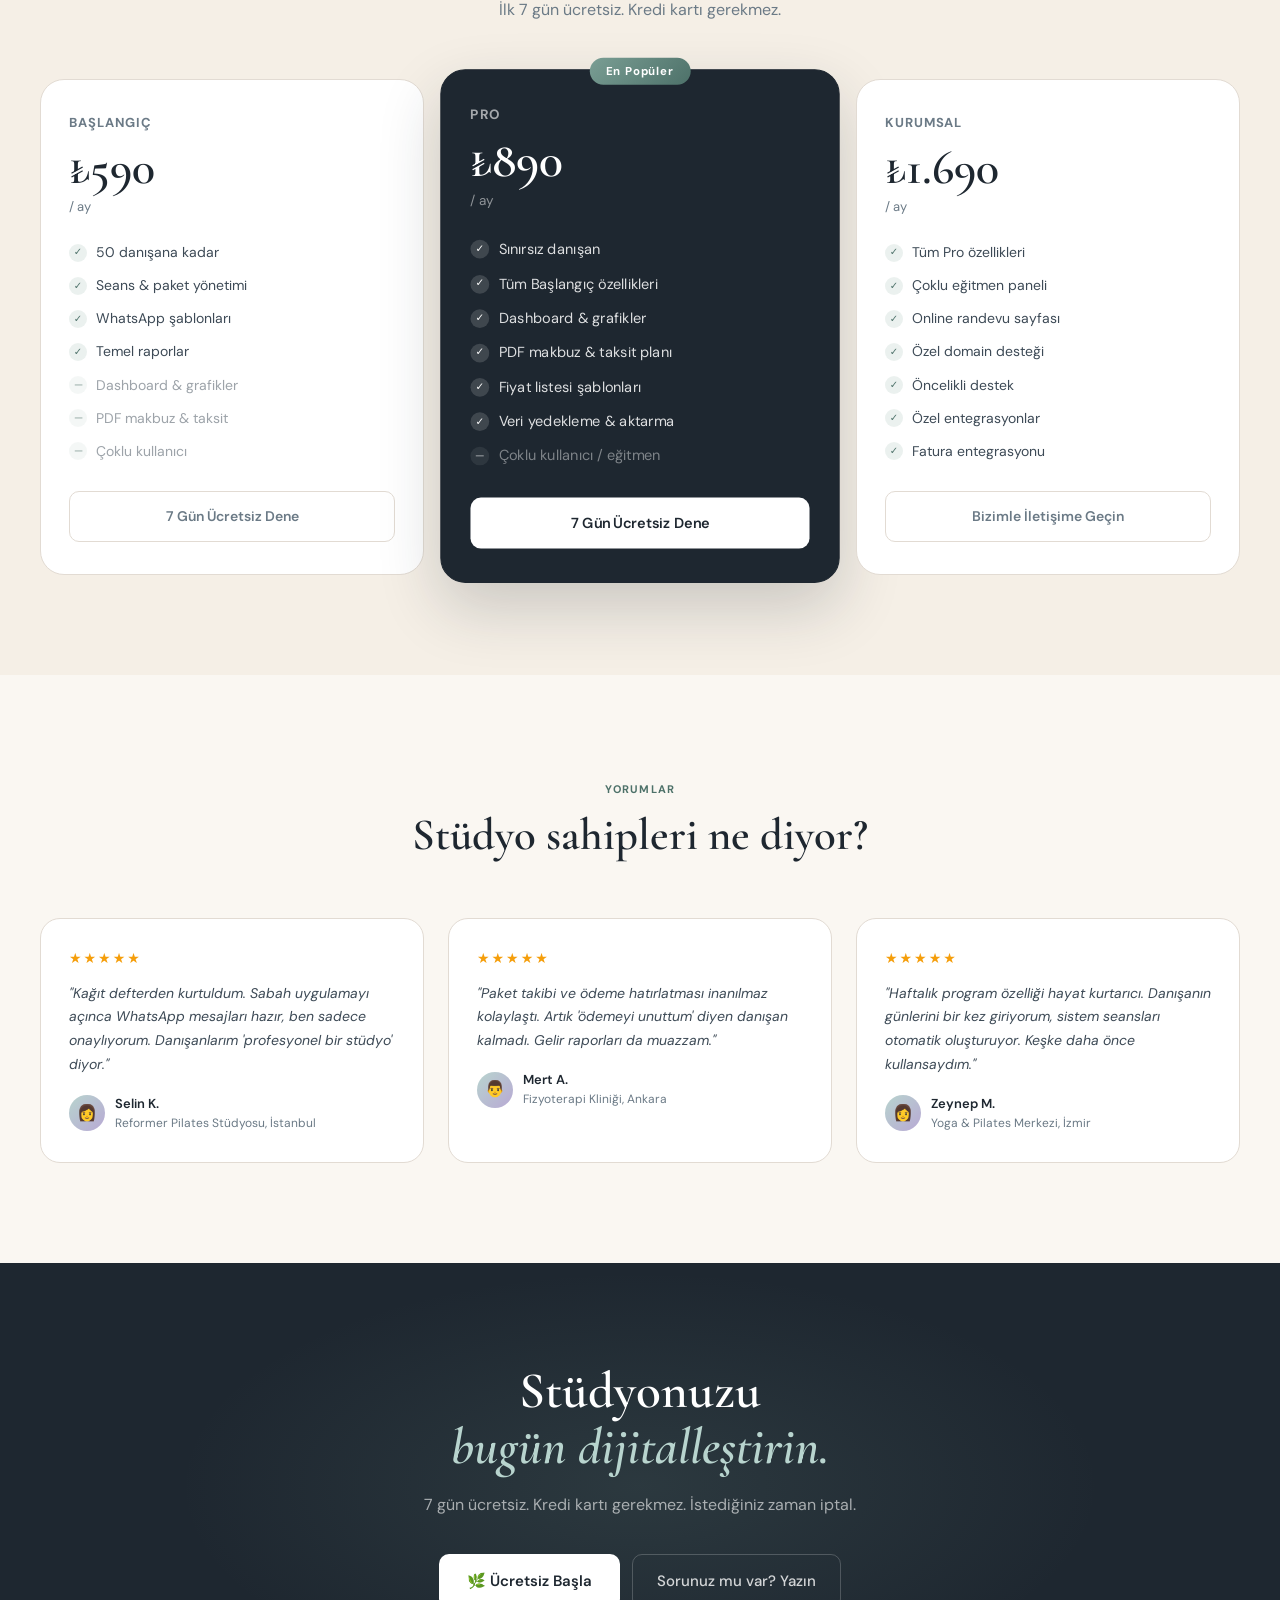
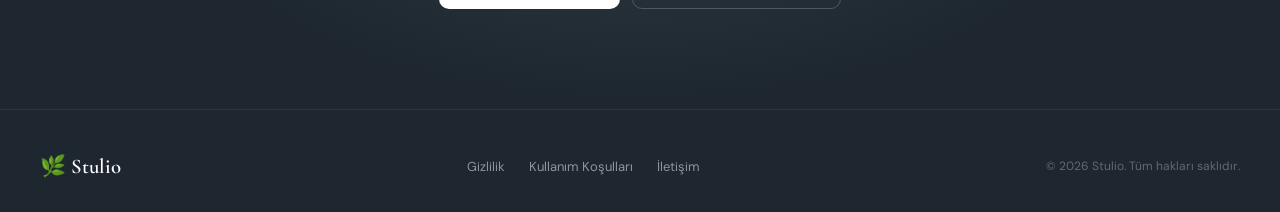
<file: landing.html>
<!DOCTYPE html>
<html lang="tr">
<head>
<meta charset="UTF-8">
<meta name="viewport" content="width=device-width, initial-scale=1.0">
  <!-- PWA -->
  <link rel="manifest" href="./manifest.json">
  <meta name="theme-color" content="#5f8076">
  <meta name="mobile-web-app-capable" content="yes">
  <meta name="apple-mobile-web-app-capable" content="yes">
  <meta name="apple-mobile-web-app-status-bar-style" content="default">
  <meta name="apple-mobile-web-app-title" content="Stulio">
  <link rel="apple-touch-icon" href="./icon-192.png">
<title>Stulio — Stüdyo & Güzellik Merkezi Yönetim Sistemi</title>
<meta name="description" content="Stulio — Fizyoterapi, pilates, yoga, güzellik merkezi ve nail studio için danışan takibi, WhatsApp hatırlatmaları ve profesyonel raporlar.">
<link rel="preconnect" href="https://fonts.googleapis.com">
<link href="https://fonts.googleapis.com/css2?family=Cormorant+Garamond:ital,wght@0,400;0,500;0,600;0,700;1,400;1,500&family=DM+Sans:opsz,wght@9..40,300;9..40,400;9..40,500;9..40,600&display=swap" rel="stylesheet">
<style>
/* ─── Reset & Base ─── */
*, *::before, *::after { margin:0; padding:0; box-sizing:border-box; }
:root {
  --sage:     #7a9e94;
  --sage-dk:  #4d7169;
  --sage-lt:  #b8d4ce;
  --cream:    #faf7f2;
  --warm:     #f5efe6;
  --blush:    #e8b4b8;
  --lav:      #b8a9d4;
  --ink:      #1e2730;
  --ink2:     #3d4a56;
  --stone:    #6b7a86;
  --border:   #e2dbd3;
}
html { scroll-behavior:smooth; }
body {
  font-family:'DM Sans',system-ui,sans-serif;
  background:var(--cream);
  color:var(--ink);
  line-height:1.65;
  overflow-x:hidden;
  -webkit-font-smoothing:antialiased;
}

/* ─── Animations ─── */
@keyframes fadeUp   { from{opacity:0;transform:translateY(28px)} to{opacity:1;transform:none} }
@keyframes fadeIn   { from{opacity:0} to{opacity:1} }
@keyframes float    { 0%,100%{transform:translateY(0)} 50%{transform:translateY(-10px)} }
@keyframes shimmer  { 0%{background-position:200% 0} 100%{background-position:-200% 0} }
@keyframes spin     { to{transform:rotate(360deg)} }
@keyframes pulse    { 0%,100%{opacity:1} 50%{opacity:.5} }

.reveal { opacity:0; transform:translateY(24px); transition:opacity .7s ease, transform .7s ease; }
.reveal.visible { opacity:1; transform:none; }

/* ─── Nav ─── */
nav {
  position:fixed; top:0; left:0; right:0; z-index:100;
  padding:16px 40px;
  display:flex; justify-content:space-between; align-items:center;
  transition:all .3s ease;
}
nav.scrolled {
  background:rgba(250,247,242,.94);
  backdrop-filter:blur(12px);
  border-bottom:1px solid var(--border);
  padding:12px 40px;
}
.nav-logo {
  display:flex; align-items:center; gap:10px;
  font-family:'Cormorant Garamond',serif;
  font-size:1.5rem; font-weight:600; color:var(--ink);
  text-decoration:none;
}
.nav-logo-icon {
  width:36px; height:36px;
  background:linear-gradient(135deg,var(--sage-lt),var(--sage));
  border-radius:10px;
  display:flex; align-items:center; justify-content:center;
  font-size:18px;
}
.nav-links { display:flex; gap:32px; align-items:center; }
.nav-links a {
  font-size:14px; font-weight:500; color:var(--stone);
  text-decoration:none; transition:color .2s;
}
.nav-links a:hover { color:var(--ink); }
.nav-cta {
  padding:10px 22px;
  background:var(--ink);
  color:white;
  border-radius:8px;
  font-size:14px; font-weight:600;
  text-decoration:none;
  transition:all .2s;
}
.nav-cta:hover { background:var(--sage-dk); transform:translateY(-1px); }

/* ─── Hero ─── */
.hero {
  min-height:100vh;
  display:flex; align-items:center;
  padding:120px 40px 80px;
  position:relative;
  overflow:hidden;
}
.hero-bg {
  position:absolute; inset:0; z-index:0;
  background:
    radial-gradient(ellipse 80% 60% at 70% 30%, rgba(122,158,148,.12) 0%, transparent 60%),
    radial-gradient(ellipse 60% 60% at 20% 80%, rgba(184,169,212,.10) 0%, transparent 60%),
    radial-gradient(ellipse 50% 40% at 50% 50%, rgba(232,180,184,.07) 0%, transparent 60%);
}
.hero-grid {
  max-width:1200px; margin:0 auto; width:100%;
  display:grid; grid-template-columns:1fr 1fr; gap:60px; align-items:center;
  position:relative; z-index:1;
}
.hero-badge {
  display:inline-flex; align-items:center; gap:8px;
  background:rgba(122,158,148,.1);
  border:1px solid rgba(122,158,148,.3);
  padding:6px 14px; border-radius:99px;
  font-size:12px; font-weight:600; color:var(--sage-dk);
  margin-bottom:20px;
  animation:fadeUp .6s ease both;
}
.hero-badge::before {
  content:''; width:6px; height:6px;
  background:var(--sage); border-radius:50%;
  animation:pulse 2s infinite;
}
.hero-title {
  font-family:'Cormorant Garamond',serif;
  font-size:clamp(2.6rem,5vw,4rem);
  font-weight:600; line-height:1.1;
  color:var(--ink);
  margin-bottom:20px;
  animation:fadeUp .6s .1s ease both;
}
.hero-title em { font-style:italic; color:var(--sage-dk); }
.hero-sub {
  font-size:1.05rem; color:var(--stone);
  max-width:480px; margin-bottom:36px;
  animation:fadeUp .6s .2s ease both;
}
.hero-actions {
  display:flex; gap:12px; flex-wrap:wrap;
  animation:fadeUp .6s .3s ease both;
}
.btn-hero-primary {
  padding:14px 28px;
  background:var(--ink);
  color:white; border-radius:10px;
  font-size:15px; font-weight:600;
  text-decoration:none;
  transition:all .25s;
  display:inline-flex; align-items:center; gap:8px;
}
.btn-hero-primary:hover { background:var(--sage-dk); transform:translateY(-2px); box-shadow:0 8px 24px rgba(77,113,105,.3); }
.btn-hero-secondary {
  padding:14px 24px;
  background:transparent;
  color:var(--ink); border-radius:10px;
  font-size:15px; font-weight:500;
  text-decoration:none; border:1.5px solid var(--border);
  transition:all .25s;
  display:inline-flex; align-items:center; gap:8px;
}
.btn-hero-secondary:hover { border-color:var(--sage); background:rgba(122,158,148,.06); }
.hero-trust {
  display:flex; align-items:center; gap:12px;
  margin-top:28px; font-size:13px; color:var(--stone);
  animation:fadeUp .6s .4s ease both;
}
.hero-stars { color:#f59e0b; letter-spacing:1px; font-size:14px; }

/* Hero visual */
.hero-visual {
  position:relative;
  animation:fadeUp .8s .2s ease both;
}
.hero-phone {
  width:100%;
  background:var(--ink);
  border-radius:32px;
  padding:12px;
  box-shadow:0 40px 80px rgba(30,39,48,.25), 0 8px 32px rgba(30,39,48,.15);
  position:relative;
  max-width:340px;
  margin:0 auto;
}
.hero-phone::before {
  content:''; position:absolute; top:20px; left:50%; transform:translateX(-50%);
  width:80px; height:5px; background:rgba(255,255,255,.15); border-radius:99px; z-index:10;
}
.hero-screen {
  background:var(--cream);
  border-radius:22px;
  overflow:hidden;
  padding:16px;
}
.app-header-mock {
  background:white;
  border-radius:12px;
  padding:12px 14px;
  margin-bottom:10px;
  display:flex; align-items:center; gap:10px;
  box-shadow:0 2px 8px rgba(0,0,0,.06);
}
.mock-avatar { width:32px; height:32px; background:linear-gradient(135deg,var(--sage-lt),var(--sage)); border-radius:8px; display:flex; align-items:center; justify-content:center; font-size:16px; }
.mock-title { font-size:13px; font-weight:700; color:var(--ink); }
.mock-sub   { font-size:10px; color:var(--stone); }
.mock-stats { display:grid; grid-template-columns:1fr 1fr; gap:8px; margin-bottom:10px; }
.mock-stat {
  background:white; border-radius:10px; padding:10px 12px;
  box-shadow:0 2px 6px rgba(0,0,0,.05);
}
.mock-stat-num { font-size:1.4rem; font-weight:700; color:var(--ink); font-family:'Cormorant Garamond',serif; }
.mock-stat-lbl { font-size:10px; color:var(--stone); text-transform:uppercase; letter-spacing:.04em; }
.mock-card {
  background:white; border-radius:10px; padding:12px 14px; margin-bottom:8px;
  box-shadow:0 2px 6px rgba(0,0,0,.05);
}
.mock-name { font-size:13px; font-weight:600; color:var(--ink); margin-bottom:4px; }
.mock-badge {
  display:inline-block; padding:2px 8px; border-radius:99px;
  font-size:10px; font-weight:600;
}
.badge-green { background:rgba(122,158,148,.15); color:var(--sage-dk); }
.badge-orange { background:rgba(232,180,184,.2); color:#b05060; }
.mock-row { display:flex; justify-content:space-between; font-size:11px; color:var(--stone); margin-top:6px; }

/* Floating notif */
.float-notif {
  position:absolute; right:-30px; top:40px;
  background:white; border-radius:12px; padding:10px 14px;
  box-shadow:0 8px 24px rgba(0,0,0,.12);
  font-size:12px; min-width:180px;
  border-left:3px solid var(--sage);
  animation:float 4s ease-in-out infinite;
}
.float-notif-2 {
  position:absolute; left:-30px; bottom:60px;
  background:white; border-radius:12px; padding:10px 14px;
  box-shadow:0 8px 24px rgba(0,0,0,.12);
  font-size:12px; min-width:170px;
  border-left:3px solid var(--blush);
  animation:float 4s 1.5s ease-in-out infinite;
}

/* ─── Social proof bar ─── */
.proof-bar {
  background:var(--ink);
  padding:16px 40px;
  display:flex; justify-content:center; align-items:center; gap:48px;
  flex-wrap:wrap;
}
.proof-item {
  display:flex; align-items:center; gap:10px;
  color:rgba(255,255,255,.7); font-size:13px; font-weight:500;
}
.proof-icon { font-size:18px; opacity:.8; }
.proof-num  { color:white; font-weight:700; font-size:15px; }

/* ─── Section base ─── */
section { padding:100px 40px; }
.section-inner { max-width:1200px; margin:0 auto; }
.section-label {
  display:inline-block; font-size:11px; font-weight:700;
  text-transform:uppercase; letter-spacing:.1em;
  color:var(--sage-dk); margin-bottom:12px;
}
.section-title {
  font-family:'Cormorant Garamond',serif;
  font-size:clamp(2rem,4vw,2.8rem);
  font-weight:600; color:var(--ink); line-height:1.15;
  margin-bottom:16px;
}
.section-sub { font-size:1rem; color:var(--stone); max-width:540px; }

/* ─── Features ─── */
.features-grid {
  display:grid; grid-template-columns:repeat(3,1fr); gap:24px; margin-top:56px;
}
.feature-card {
  background:white; border-radius:20px; padding:28px 26px;
  border:1px solid var(--border);
  transition:all .3s ease;
  position:relative; overflow:hidden;
}
.feature-card::after {
  content:''; position:absolute; inset:0;
  background:linear-gradient(135deg,rgba(122,158,148,.04) 0%,transparent 100%);
  opacity:0; transition:opacity .3s;
}
.feature-card:hover { transform:translateY(-4px); box-shadow:0 16px 40px rgba(30,39,48,.1); }
.feature-card:hover::after { opacity:1; }
.feature-icon {
  width:48px; height:48px; border-radius:14px; margin-bottom:18px;
  display:flex; align-items:center; justify-content:center; font-size:22px;
}
.icon-sage    { background:rgba(122,158,148,.15); }
.icon-blush   { background:rgba(232,180,184,.15); }
.icon-lav     { background:rgba(184,169,212,.15); }
.icon-warm    { background:rgba(232,196,124,.15); }
.icon-teal    { background:rgba(94,190,172,.15); }
.icon-blue    { background:rgba(123,168,208,.15); }
.feature-title { font-size:1rem; font-weight:700; color:var(--ink); margin-bottom:8px; }
.feature-desc  { font-size:14px; color:var(--stone); line-height:1.6; }

/* ─── How it works ─── */
.how-grid {
  display:grid; grid-template-columns:repeat(4,1fr); gap:0; margin-top:56px;
  position:relative;
}
.how-grid::after {
  content:''; position:absolute; top:32px; left:12.5%; right:12.5%;
  height:1px; background:linear-gradient(90deg,transparent,var(--border),var(--border),transparent);
  z-index:0;
}
.how-step { text-align:center; padding:0 16px; position:relative; z-index:1; }
.step-num {
  width:64px; height:64px; border-radius:50%; margin:0 auto 16px;
  display:flex; align-items:center; justify-content:center;
  font-family:'Cormorant Garamond',serif; font-size:1.6rem; font-weight:600;
  background:white; border:2px solid var(--border); color:var(--sage-dk);
  box-shadow:0 4px 16px rgba(0,0,0,.07);
}
.step-title { font-size:15px; font-weight:600; color:var(--ink); margin-bottom:6px; }
.step-desc  { font-size:13px; color:var(--stone); line-height:1.6; }

/* ─── Pricing ─── */
#pricing { background:var(--warm); }
.pricing-grid {
  display:grid; grid-template-columns:repeat(3,1fr); gap:24px; margin-top:56px; align-items:start;
}
.price-card {
  background:white; border-radius:24px; padding:32px 28px;
  border:1.5px solid var(--border);
  transition:all .3s; position:relative;
}
.price-card.featured {
  background:var(--ink);
  border-color:var(--ink);
  transform:scale(1.04);
  box-shadow:0 24px 60px rgba(30,39,48,.2);
}
.price-card:not(.featured):hover { transform:translateY(-4px); box-shadow:0 12px 36px rgba(0,0,0,.1); }
.price-tag {
  position:absolute; top:-12px; left:50%; transform:translateX(-50%);
  background:linear-gradient(135deg,var(--sage),var(--sage-dk));
  color:white; padding:4px 16px; border-radius:99px;
  font-size:11px; font-weight:700; letter-spacing:.05em;
  white-space:nowrap;
}
.price-name { font-size:13px; font-weight:700; text-transform:uppercase; letter-spacing:.07em; margin-bottom:10px; }
.price-card:not(.featured) .price-name { color:var(--stone); }
.price-card.featured .price-name { color:rgba(255,255,255,.6); }
.price-amount {
  font-family:'Cormorant Garamond',serif;
  font-size:3rem; font-weight:600; line-height:1; margin-bottom:4px;
}
.price-card:not(.featured) .price-amount { color:var(--ink); }
.price-card.featured .price-amount { color:white; }
.price-period { font-size:13px; margin-bottom:24px; }
.price-card:not(.featured) .price-period { color:var(--stone); }
.price-card.featured .price-period { color:rgba(255,255,255,.5); }
.price-features { list-style:none; display:flex; flex-direction:column; gap:10px; margin-bottom:28px; }
.price-features li { display:flex; align-items:center; gap:9px; font-size:14px; }
.price-card:not(.featured) .price-features li { color:var(--ink2); }
.price-card.featured .price-features li { color:rgba(255,255,255,.85); }
.price-features li::before {
  content:'✓'; width:18px; height:18px; border-radius:50%; flex-shrink:0;
  display:flex; align-items:center; justify-content:center; font-size:10px; font-weight:700;
}
.price-card:not(.featured) .price-features li::before { background:rgba(122,158,148,.15); color:var(--sage-dk); }
.price-card.featured .price-features li::before { background:rgba(255,255,255,.15); color:white; }
.price-features li.dim::before { content:'—'; background:transparent; color:var(--stone); }
.price-features li.dim { opacity:.5; }
.btn-price-primary {
  display:block; width:100%; padding:13px;
  background:var(--ink); color:white; border-radius:10px;
  text-align:center; font-size:14px; font-weight:600; text-decoration:none;
  transition:all .2s;
}
.btn-price-primary:hover { background:var(--sage-dk); }
.price-card.featured .btn-price-primary {
  background:white; color:var(--ink);
}
.price-card.featured .btn-price-primary:hover { background:var(--sage-lt); }
.btn-price-outline {
  display:block; width:100%; padding:13px;
  background:transparent; color:var(--stone); border-radius:10px;
  text-align:center; font-size:14px; font-weight:600; text-decoration:none;
  border:1.5px solid var(--border); transition:all .2s;
}
.btn-price-outline:hover { border-color:var(--sage); color:var(--sage-dk); }

/* ─── Testimonials ─── */
.testimonials-grid {
  display:grid; grid-template-columns:repeat(3,1fr); gap:24px; margin-top:56px;
}
.testimonial-card {
  background:white; border-radius:20px; padding:28px;
  border:1px solid var(--border);
}
.t-stars { color:#f59e0b; font-size:14px; margin-bottom:12px; letter-spacing:2px; }
.t-text { font-size:14px; color:var(--ink2); line-height:1.7; margin-bottom:16px; font-style:italic; }
.t-author { display:flex; align-items:center; gap:10px; }
.t-avatar {
  width:36px; height:36px; border-radius:50%;
  background:linear-gradient(135deg,var(--sage-lt),var(--lav));
  display:flex; align-items:center; justify-content:center; font-size:16px;
}
.t-name { font-size:13px; font-weight:600; color:var(--ink); }
.t-role { font-size:12px; color:var(--stone); }

/* ─── CTA ─── */
.cta-section {
  background:var(--ink);
  padding:100px 40px;
  text-align:center;
  position:relative; overflow:hidden;
}
.cta-section::before {
  content:''; position:absolute; inset:0;
  background:radial-gradient(ellipse 60% 80% at 50% 50%, rgba(122,158,148,.15) 0%, transparent 60%);
}
.cta-title {
  font-family:'Cormorant Garamond',serif;
  font-size:clamp(2rem,5vw,3.2rem); font-weight:600; color:white; line-height:1.1;
  margin-bottom:16px; position:relative;
}
.cta-title em { color:var(--sage-lt); font-style:italic; }
.cta-sub { font-size:1rem; color:rgba(255,255,255,.6); margin-bottom:36px; position:relative; }
.cta-actions { display:flex; gap:12px; justify-content:center; flex-wrap:wrap; position:relative; }
.btn-cta-white {
  padding:14px 28px; background:white; color:var(--ink);
  border-radius:10px; font-size:15px; font-weight:600; text-decoration:none;
  transition:all .25s; display:inline-flex; align-items:center; gap:8px;
}
.btn-cta-white:hover { background:var(--sage-lt); transform:translateY(-2px); }
.btn-cta-outline {
  padding:14px 24px; background:transparent; color:rgba(255,255,255,.8);
  border-radius:10px; font-size:15px; font-weight:500; text-decoration:none;
  border:1.5px solid rgba(255,255,255,.2); transition:all .25s;
}
.btn-cta-outline:hover { border-color:rgba(255,255,255,.5); color:white; }

/* ─── Footer ─── */
footer {
  background:var(--ink); border-top:1px solid rgba(255,255,255,.06);
  padding:40px 40px 28px;
}
.footer-inner {
  max-width:1200px; margin:0 auto;
  display:flex; justify-content:space-between; align-items:center; flex-wrap:wrap; gap:16px;
}
.footer-logo { color:white; font-family:'Cormorant Garamond',serif; font-size:1.3rem; font-weight:600; }
.footer-links { display:flex; gap:24px; }
.footer-links a { color:rgba(255,255,255,.5); font-size:13px; text-decoration:none; transition:color .2s; }
.footer-links a:hover { color:rgba(255,255,255,.8); }
.footer-copy { color:rgba(255,255,255,.3); font-size:12px; }

/* ─── Responsive ─── */
@media (max-width: 900px) {
  nav { padding:14px 24px; }
  nav.scrolled { padding:10px 24px; }
  .nav-links { display:none; }
  .hero { padding:100px 24px 60px; }
  .hero-grid { grid-template-columns:1fr; gap:40px; }
  .hero-visual { order:-1; }
  .hero-phone { max-width:280px; }
  .float-notif, .float-notif-2 { display:none; }
  section { padding:70px 24px; }
  .features-grid { grid-template-columns:1fr 1fr; }
  .how-grid { grid-template-columns:1fr 1fr; gap:32px; }
  .how-grid::after { display:none; }
  .pricing-grid { grid-template-columns:1fr; }
  .price-card.featured { transform:none; }
  .testimonials-grid { grid-template-columns:1fr; }
  .proof-bar { gap:24px; padding:14px 24px; }
  .cta-section { padding:70px 24px; }
  footer { padding:28px 24px 20px; }
  .footer-inner { flex-direction:column; text-align:center; }
}
@media (max-width: 580px) {
  .features-grid { grid-template-columns:1fr; }
  .hero-title { font-size:2.2rem; }
}
</style>
</head>
<body>

<!-- Nav -->
<nav id="nav">
  <a href="./icon-192.png">    
    Stulio
  </a>
  <div class="nav-links">
    <a href="#features">Özellikler</a>
    <a href="#how">Nasıl Çalışır</a>
    <a href="#pricing">Fiyatlar</a>
    <a href="#contact">İletişim</a>
    <a href="login.html" class="nav-cta">Ücretsiz Dene →</a>
  </div>
</nav>

<!-- Hero -->
<section class="hero">
  <div class="hero-bg"></div>
  <div class="hero-grid">
    <div>
      <div class="hero-badge">🌿 Her stüdyo için — fizyoterapi, pilates, güzellik, nail ve daha fazlası</div>
      <h1 class="hero-title">
        Stüdyonuzu<br>
        <em>dijitalleştirin,</em><br>
        danışanlarınıza<br>odaklanın.
      </h1>
      <p class="hero-sub">
        Fizyoterapi, pilates, yoga, güzellik merkezi, nail studio ve daha fazlası için danışan takibi, otomatik WhatsApp hatırlatmaları ve profesyonel raporlar.
      </p>
      <div class="hero-actions">
        <a href="login.html" class="btn-hero-primary">Ücretsiz Başla <span>→</span></a>
        <button id="pwaInstallBtn" class="btn-hero-secondary" style="display:none;"
            onclick="installPWA()">
            📱 Uygulamayı Yükle
        </button>
        <a href="#features" class="btn-hero-secondary" id="featuresBtn">Özellikleri Gör</a>
      </div>
      <div class="hero-trust">
        <span class="hero-stars">★★★★★</span>
        <span>Stüdyo sahiplerinden <strong>5/5</strong> puan</span>
      </div>
    </div>
    <div class="hero-visual">
      <div class="hero-phone">
        <div class="hero-screen">
          <div class="app-header-mock">
            <div class="mock-avatar">🌿</div>
            <div>
              <div class="mock-title">Stulio</div>
              <div class="mock-sub">Pilates & Yoga Merkezi</div>
            </div>
          </div>
          <div class="mock-stats">
            <div class="mock-stat">
              <div class="mock-stat-num">38</div>
              <div class="mock-stat-lbl">Danışan</div>
            </div>
            <div class="mock-stat">
              <div class="mock-stat-num">142</div>
              <div class="mock-stat-lbl">Seans</div>
            </div>
          </div>
          <div class="mock-card">
            <div style="display:flex;justify-content:space-between;align-items:flex-start;">
              <div>
                <div class="mock-name">Ayşe Kaya</div>
                <span class="mock-badge badge-green">Aktif</span>
                <span class="mock-badge badge-orange" style="margin-left:4px;">3 seans kaldı</span>
              </div>
            </div>
            <div class="mock-row">
              <span>📱 0532 xxx xx xx</span>
              <span>💰 500 ₺ borç</span>
            </div>
          </div>
          <div class="mock-card">
            <div class="mock-name">Fatma Demir</div>
            <span class="mock-badge badge-green">Aktif</span>
            <div class="mock-row">
              <span>📅 Bugün 14:00</span>
              <span>✅ Ödeme tamam</span>
            </div>
          </div>
        </div>
      </div>
      <div class="float-notif">
        💬 <strong>WhatsApp</strong><br>
        <span style="color:#6b7a86;font-size:11px;">Yarın 3 seans hatırlatması gönderildi</span>
      </div>
      <div class="float-notif-2">
        📦 <strong>Paket Bitti!</strong><br>
        <span style="color:#6b7a86;font-size:11px;">Ayşe Kaya — Yeni paket ekle</span>
      </div>
    </div>
  </div>
</section>

<!-- Proof bar -->
<div class="proof-bar">
  <div class="proof-item"><span class="proof-icon">👥</span> <span class="proof-num">500+</span> danışan takibi</div>
  <div class="proof-item"><span class="proof-icon">📅</span> <span class="proof-num">5.000+</span> seans kaydı</div>
  <div class="proof-item"><span class="proof-icon">💬</span> WhatsApp otomasyonu</div>
  <div class="proof-item"><span class="proof-icon">📄</span> Profesyonel PDF raporlar</div>
  <div class="proof-item"><span class="proof-icon">🔒</span> Firebase güvenliği</div>
</div>

<!-- Sectors -->
<section style="padding:60px 40px; background:var(--warm);">
  <div class="section-inner" style="text-align:center;">
    <span class="section-label">Kim Kullanabilir?</span>
    <h2 class="section-title" style="margin-bottom:40px;">Her stüdyo için</h2>
    <div style="display:grid; grid-template-columns:repeat(auto-fit,minmax(130px,1fr)); gap:16px; max-width:800px; margin:0 auto;">
      <div style="background:white; border-radius:16px; padding:24px 16px; border:1px solid var(--border); text-align:center;">
        <div style="font-size:32px; margin-bottom:8px;">🏥</div>
        <div style="font-size:13px; font-weight:600; color:var(--ink);">Fizyoterapi</div>
      </div>
      <div style="background:white; border-radius:16px; padding:24px 16px; border:1px solid var(--border); text-align:center;">
        <div style="font-size:32px; margin-bottom:8px;">🧘</div>
        <div style="font-size:13px; font-weight:600; color:var(--ink);">Pilates & Yoga</div>
      </div>
      <div style="background:white; border-radius:16px; padding:24px 16px; border:1px solid var(--border); text-align:center;">
        <div style="font-size:32px; margin-bottom:8px;">💅</div>
        <div style="font-size:13px; font-weight:600; color:var(--ink);">Nail Studio</div>
      </div>
      <div style="background:white; border-radius:16px; padding:24px 16px; border:1px solid var(--border); text-align:center;">
        <div style="font-size:32px; margin-bottom:8px;">💇</div>
        <div style="font-size:13px; font-weight:600; color:var(--ink);">Kuaför & Berber</div>
      </div>
      <div style="background:white; border-radius:16px; padding:24px 16px; border:1px solid var(--border); text-align:center;">
        <div style="font-size:32px; margin-bottom:8px;">🧖</div>
        <div style="font-size:13px; font-weight:600; color:var(--ink);">Spa & Masaj</div>
      </div>
      <div style="background:white; border-radius:16px; padding:24px 16px; border:1px solid var(--border); text-align:center;">
        <div style="font-size:32px; margin-bottom:8px;">💪</div>
        <div style="font-size:13px; font-weight:600; color:var(--ink);">Personal Trainer</div>
      </div>
    </div>
  </div>
</section>

<!-- Features -->
<section id="features">
  <div class="section-inner">
    <div class="reveal">
      <span class="section-label">Özellikler</span>
      <h2 class="section-title">İhtiyacınız olan her şey<br>tek bir yerde</h2>
      <p class="section-sub">Fizyoterapi, pilates, yoga, güzellik merkezi, nail studio... Her işletme için aynı güç.</p>
    </div>
    <div class="features-grid">
      <div class="feature-card reveal">
        <div class="feature-icon icon-sage">👥</div>
        <div class="feature-title">Akıllı Danışan Takibi</div>
        <div class="feature-desc">Her danışanın tüm geçmişi, şikayetleri, notları ve ödeme durumu tek ekranda. Arama ve filtreleme ile saniyeler içinde bulun.</div>
      </div>
      <div class="feature-card reveal" style="animation-delay:.1s">
        <div class="feature-icon icon-blush">📅</div>
        <div class="feature-title">Haftalık Program & Takvim</div>
        <div class="feature-desc">Danışana haftalık program atayın, otomatik seans üretsin. Devamsızlık, telafi ve program takibi renkli takvimde.</div>
      </div>
      <div class="feature-card reveal" style="animation-delay:.2s">
        <div class="feature-icon icon-lav">💬</div>
        <div class="feature-title">Otomatik WhatsApp Mesajları</div>
        <div class="feature-desc">Yarınki seans hatırlatması, paket bitiyor uyarısı, ödeme gecikti, hoş geldin — 9 hazır şablon, toplu gönderim desteği.</div>
      </div>
      <div class="feature-card reveal" style="animation-delay:.3s">
        <div class="feature-icon icon-warm">📦</div>
        <div class="feature-title">Paket & Ödeme Yönetimi</div>
        <div class="feature-desc">Taksit planı, ödeme takibi, makbuz PDF. Paket bitince otomatik uyarı. Fiyat listesi şablonlarıyla hızlı paket oluşturma.</div>
      </div>
      <div class="feature-card reveal" style="animation-delay:.4s">
        <div class="feature-icon icon-teal">📊</div>
        <div class="feature-title">Gelir Dashboard & Raporlar</div>
        <div class="feature-desc">Aylık gelir grafikleri, ödeme yöntemi analizi, en aktif danışanlar. Profesyonel PDF rapor tek tıkla.</div>
      </div>
      <div class="feature-card reveal" style="animation-delay:.5s">
        <div class="feature-icon icon-blue">⚙️</div>
        <div class="feature-title">Kişisel Marka</div>
        <div class="feature-desc">İşletme adınız, logonuz ve renk temanızla tamamen size özel. 6 renk teması. Tüm PDF'lerde markanız görünür.</div>
      </div>
    </div>
  </div>
</section>

<!-- How it works -->
<section id="how" style="background:var(--warm);">
  <div class="section-inner">
    <div class="reveal" style="text-align:center;">
      <span class="section-label">Nasıl Çalışır</span>
      <h2 class="section-title">4 adımda hazır</h2>
    </div>
    <div class="how-grid">
      <div class="how-step reveal">
        <div class="step-num">1</div>
        <div class="step-title">Kayıt Olun</div>
        <div class="step-desc">E-posta ile 30 saniyede hesap açın. İşletme adınızı ve logonuzu ayarlayın.</div>
      </div>
      <div class="how-step reveal" style="animation-delay:.1s">
        <div class="step-num">2</div>
        <div class="step-title">Danışan Ekleyin</div>
        <div class="step-desc">Danışanlarınızı ekleyin, seans türlerinizi özelleştirin. Fizyoterapi mi, manikür mü — siz seçin.</div>
      </div>
      <div class="how-step reveal" style="animation-delay:.2s">
        <div class="step-num">3</div>
        <div class="step-title">Programı Kurun</div>
        <div class="step-desc">Haftalık program atayın, otomatik seans oluştursun. Paket ve ödeme takibini başlatın.</div>
      </div>
      <div class="how-step reveal" style="animation-delay:.3s">
        <div class="step-num">4</div>
        <div class="step-title">Otomatik Çalışsın</div>
        <div class="step-desc">Sabah açınca WhatsApp hatırlatmaları hazır. Paket bitince uyarı, gecikmiş ödeme bildirimi.</div>
      </div>
    </div>
  </div>
</section>

<!-- Pricing -->
<section id="pricing">
  <div class="section-inner">
    <div class="reveal" style="text-align:center;">
      <span class="section-label">Fiyatlar</span>
      <h2 class="section-title">Stüdyonuzun büyüklüğüne<br>göre seçin</h2>
      <p class="section-sub" style="margin:0 auto;">İlk 7 gün ücretsiz. Kredi kartı gerekmez.</p>
    </div>
    <div class="pricing-grid">

      <!-- Basic -->
      <div class="price-card reveal">
        <div class="price-name">Başlangıç</div>
        <div class="price-amount">₺590</div>
        <div class="price-period">/ ay</div>
        <ul class="price-features">
          <li>50 danışana kadar</li>
          <li>Seans & paket yönetimi</li>
          <li>WhatsApp şablonları</li>
          <li>Temel raporlar</li>
          <li class="dim">Dashboard & grafikler</li>
          <li class="dim">PDF makbuz & taksit</li>
          <li class="dim">Çoklu kullanıcı</li>
        </ul>
        <a href="login.html" class="btn-price-outline">7 Gün Ücretsiz Dene</a>
      </div>

      <!-- Pro -->
      <div class="price-card featured reveal" style="animation-delay:.1s">
        <div class="price-tag">En Popüler</div>
        <div class="price-name">Pro</div>
        <div class="price-amount">₺890</div>
        <div class="price-period">/ ay</div>
        <ul class="price-features">
          <li>Sınırsız danışan</li>
          <li>Tüm Başlangıç özellikleri</li>
          <li>Dashboard & grafikler</li>
          <li>PDF makbuz & taksit planı</li>
          <li>Fiyat listesi şablonları</li>
          <li>Veri yedekleme & aktarma</li>
          <li class="dim">Çoklu kullanıcı / eğitmen</li>
        </ul>
        <a href="login.html" class="btn-price-primary">7 Gün Ücretsiz Dene</a>
      </div>

      <!-- Kurumsal -->
      <div class="price-card reveal" style="animation-delay:.2s">
        <div class="price-name">Kurumsal</div>
        <div class="price-amount">₺1.690</div>
        <div class="price-period">/ ay</div>
        <ul class="price-features">
          <li>Tüm Pro özellikleri</li>
          <li>Çoklu eğitmen paneli</li>
          <li>Online randevu sayfası</li>
          <li>Özel domain desteği</li>
          <li>Öncelikli destek</li>
          <li>Özel entegrasyonlar</li>
          <li>Fatura entegrasyonu</li>
        </ul>
        <a href="#contact" class="btn-price-outline">Bizimle İletişime Geçin</a>
      </div>

    </div>
  </div>
</section>

<!-- Testimonials -->
<section>
  <div class="section-inner">
    <div class="reveal" style="text-align:center;">
      <span class="section-label">Yorumlar</span>
      <h2 class="section-title">Stüdyo sahipleri ne diyor?</h2>
    </div>
    <div class="testimonials-grid">
      <div class="testimonial-card reveal">
        <div class="t-stars">★★★★★</div>
        <p class="t-text">"Kağıt defterden kurtuldum. Sabah uygulamayı açınca WhatsApp mesajları hazır, ben sadece onaylıyorum. Danışanlarım 'profesyonel bir stüdyo' diyor."</p>
        <div class="t-author">
          <div class="t-avatar">👩</div>
          <div>
            <div class="t-name">Selin K.</div>
            <div class="t-role">Reformer Pilates Stüdyosu, İstanbul</div>
          </div>
        </div>
      </div>
      <div class="testimonial-card reveal" style="animation-delay:.1s">
        <div class="t-stars">★★★★★</div>
        <p class="t-text">"Paket takibi ve ödeme hatırlatması inanılmaz kolaylaştı. Artık 'ödemeyi unuttum' diyen danışan kalmadı. Gelir raporları da muazzam."</p>
        <div class="t-author">
          <div class="t-avatar">👨</div>
          <div>
            <div class="t-name">Mert A.</div>
            <div class="t-role">Fizyoterapi Kliniği, Ankara</div>
          </div>
        </div>
      </div>
      <div class="testimonial-card reveal" style="animation-delay:.2s">
        <div class="t-stars">★★★★★</div>
        <p class="t-text">"Haftalık program özelliği hayat kurtarıcı. Danışanın günlerini bir kez giriyorum, sistem seansları otomatik oluşturuyor. Keşke daha önce kullansaydım."</p>
        <div class="t-author">
          <div class="t-avatar">👩</div>
          <div>
            <div class="t-name">Zeynep M.</div>
            <div class="t-role">Yoga & Pilates Merkezi, İzmir</div>
          </div>
        </div>
      </div>
    </div>
  </div>
</section>

<!-- CTA -->
<section class="cta-section" id="contact">
  <h2 class="cta-title reveal">Stüdyonuzu<br><em>bugün dijitalleştirin.</em></h2>
  <p class="cta-sub reveal">7 gün ücretsiz. Kredi kartı gerekmez. İstediğiniz zaman iptal.</p>
  <div class="cta-actions reveal">
    <a href="login.html" class="btn-cta-white">🌿 Ücretsiz Başla</a>
    <a href="mailto:info@stulio.app" class="btn-cta-outline">Sorunuz mu var? Yazın</a>
  </div>
</section>

<!-- Footer -->
<footer>
  <div class="footer-inner">
    <div class="footer-logo">🌿 Stulio</div>
    <div class="footer-links">
      <a href="#">Gizlilik</a>
      <a href="#">Kullanım Koşulları</a>
      <a href="mailto:info@stulio.app">İletişim</a>
    </div>
    <div class="footer-copy">© 2026 Stulio. Tüm hakları saklıdır.</div>
  </div>
</footer>

<script>
// Nav scroll effect
window.addEventListener('scroll', () => {
  document.getElementById('nav').classList.toggle('scrolled', window.scrollY > 40);
});

// Reveal on scroll
const observer = new IntersectionObserver((entries) => {
  entries.forEach((e, i) => {
    if (e.isIntersecting) {
      setTimeout(() => e.target.classList.add('visible'), i * 60);
      observer.unobserve(e.target);
    }
  });
}, { threshold: 0.12 });

document.querySelectorAll('.reveal').forEach(el => observer.observe(el));
</script>
  <script>
    if ('serviceWorker' in navigator) {
      window.addEventListener('load', function() {
        navigator.serviceWorker.register('./service-worker.js')
          .then(function(reg) { console.log('SW kayıtlı:', reg.scope); })
          .catch(function(err) { console.warn('SW hatası:', err); });
      });
    }

    // PWA Install
    let deferredPrompt;
    window.addEventListener('beforeinstallprompt', (e) => {
        e.preventDefault();
        deferredPrompt = e;
        const btn = document.getElementById('pwaInstallBtn');
        const featBtn = document.getElementById('featuresBtn');
        if (btn) btn.style.display = 'inline-flex';
        if (featBtn) featBtn.style.display = 'none';
    });

    window.installPWA = function() {
        if (!deferredPrompt) {
            alert('Yüklemek için tarayıcı menüsünden "Ana ekrana ekle" seçeneğini kullanın.');
            return;
        }
        deferredPrompt.prompt();
        deferredPrompt.userChoice.then((result) => {
            if (result.outcome === 'accepted') {
                document.getElementById('pwaInstallBtn').style.display = 'none';
                document.getElementById('featuresBtn').style.display = 'inline-flex';
            }
            deferredPrompt = null;
        });
    };

    window.addEventListener('appinstalled', () => {
        const btn = document.getElementById('pwaInstallBtn');
        if (btn) btn.style.display = 'none';
    });
  </script>
</body>
</html>
</file>
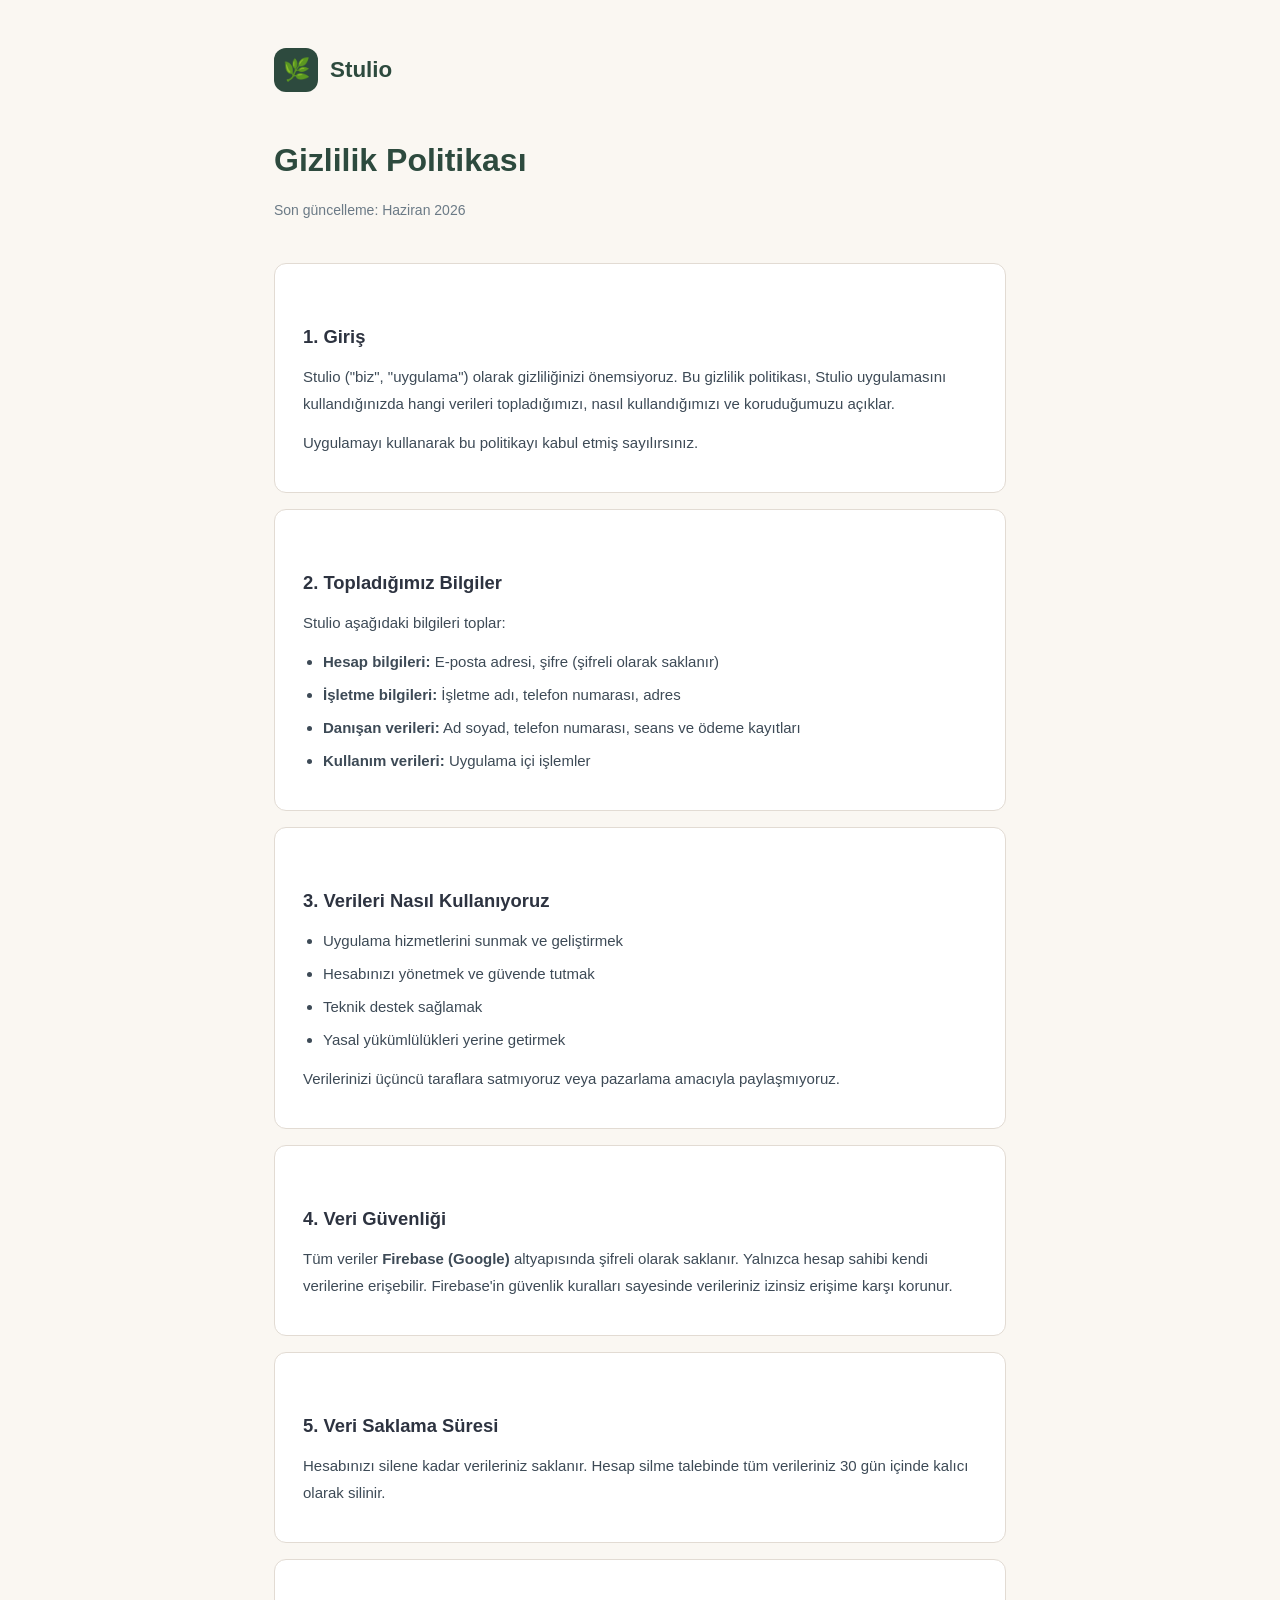
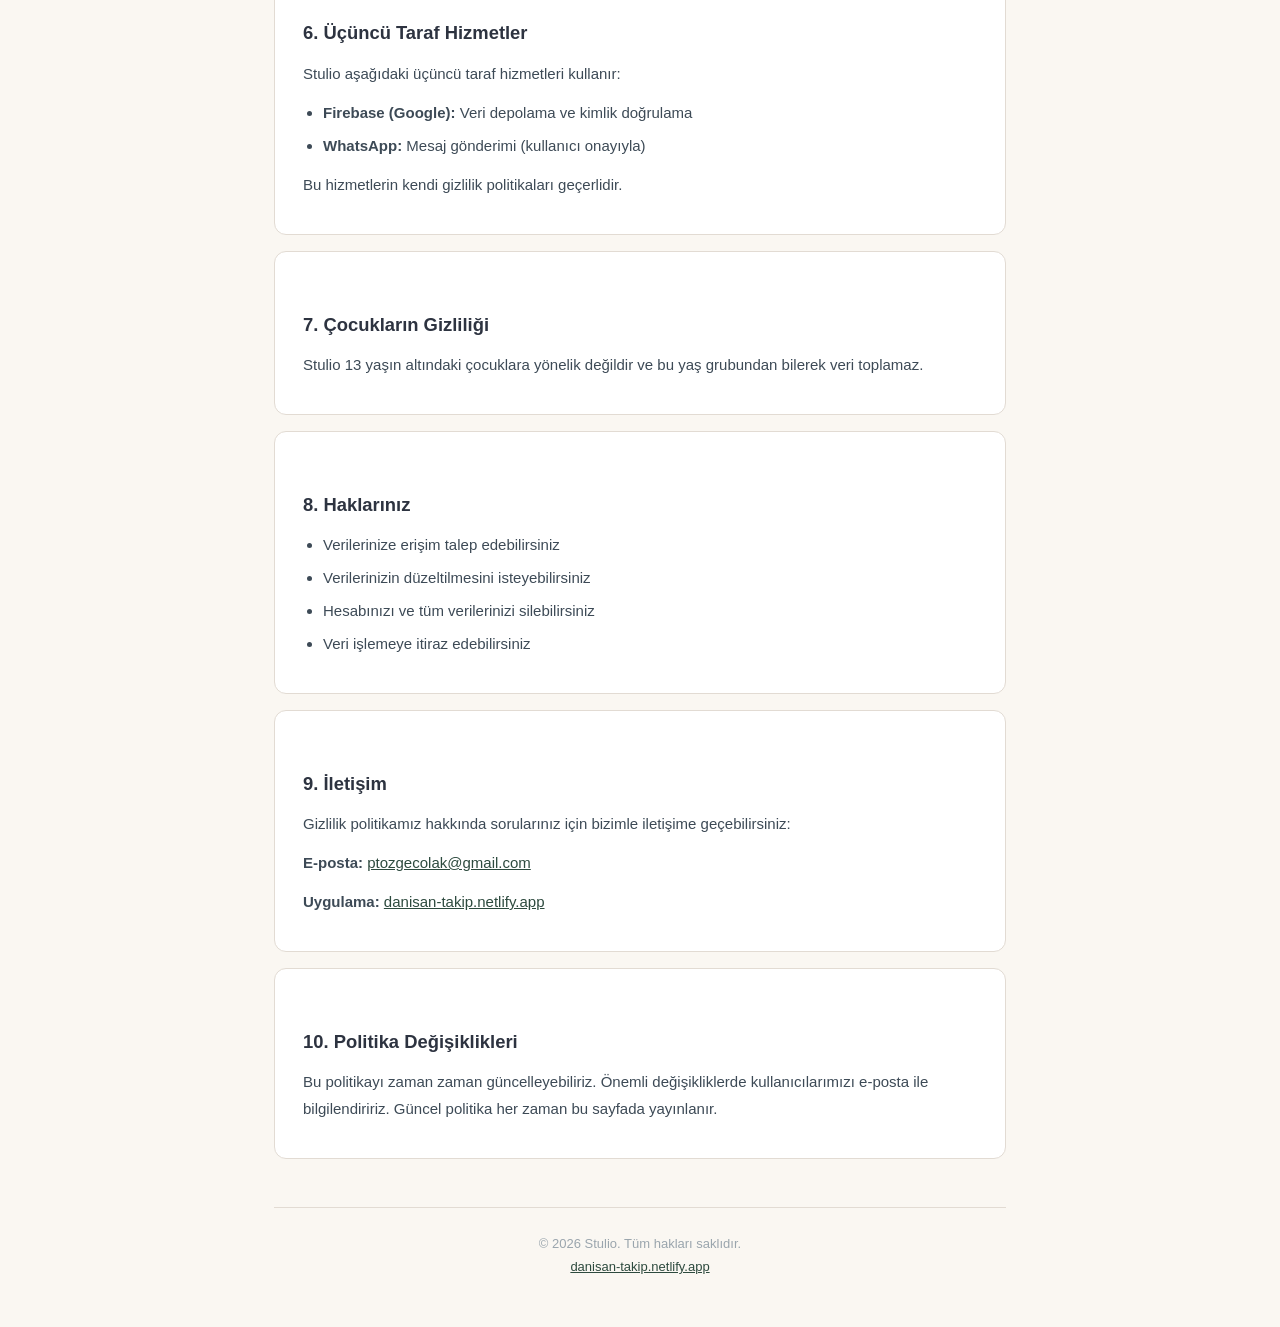
<file: privacy.html>
<!DOCTYPE html>
<html lang="tr">
<head>
<meta charset="UTF-8">
<meta name="viewport" content="width=device-width, initial-scale=1.0">
<title>Gizlilik Politikası — Stulio</title>
<style>
* { margin:0; padding:0; box-sizing:border-box; }
body { font-family: 'Segoe UI', sans-serif; background:#faf7f2; color:#2d3340; line-height:1.8; }
.container { max-width:780px; margin:0 auto; padding:48px 24px; }
.logo { display:flex; align-items:center; gap:12px; margin-bottom:40px; }
.logo-icon { width:44px; height:44px; background:#2d4a3e; border-radius:12px; display:flex; align-items:center; justify-content:center; font-size:22px; }
.logo-name { font-size:1.4rem; font-weight:700; color:#2d4a3e; }
h1 { font-size:2rem; font-weight:700; color:#2d4a3e; margin-bottom:8px; }
.date { font-size:14px; color:#6b7a86; margin-bottom:40px; }
h2 { font-size:1.15rem; font-weight:700; color:#2d3340; margin:32px 0 10px; }
p { font-size:15px; color:#3d4a56; margin-bottom:12px; }
ul { padding-left:20px; margin-bottom:12px; }
li { font-size:15px; color:#3d4a56; margin-bottom:6px; }
.card { background:white; border-radius:12px; padding:24px 28px; margin-bottom:16px; border:1px solid #e2dbd3; }
.footer { margin-top:48px; padding-top:24px; border-top:1px solid #e2dbd3; font-size:13px; color:#9aa5ad; text-align:center; }
a { color:#2d4a3e; }
</style>
</head>
<body>
<div class="container">

  <div class="logo">
    <div class="logo-icon">🌿</div>
    <div class="logo-name">Stulio</div>
  </div>

  <h1>Gizlilik Politikası</h1>
  <div class="date">Son güncelleme: Haziran 2026</div>

  <div class="card">
    <h2>1. Giriş</h2>
    <p>Stulio ("biz", "uygulama") olarak gizliliğinizi önemsiyoruz. Bu gizlilik politikası, Stulio uygulamasını kullandığınızda hangi verileri topladığımızı, nasıl kullandığımızı ve koruduğumuzu açıklar.</p>
    <p>Uygulamayı kullanarak bu politikayı kabul etmiş sayılırsınız.</p>
  </div>

  <div class="card">
    <h2>2. Topladığımız Bilgiler</h2>
    <p>Stulio aşağıdaki bilgileri toplar:</p>
    <ul>
      <li><strong>Hesap bilgileri:</strong> E-posta adresi, şifre (şifreli olarak saklanır)</li>
      <li><strong>İşletme bilgileri:</strong> İşletme adı, telefon numarası, adres</li>
      <li><strong>Danışan verileri:</strong> Ad soyad, telefon numarası, seans ve ödeme kayıtları</li>
      <li><strong>Kullanım verileri:</strong> Uygulama içi işlemler</li>
    </ul>
  </div>

  <div class="card">
    <h2>3. Verileri Nasıl Kullanıyoruz</h2>
    <ul>
      <li>Uygulama hizmetlerini sunmak ve geliştirmek</li>
      <li>Hesabınızı yönetmek ve güvende tutmak</li>
      <li>Teknik destek sağlamak</li>
      <li>Yasal yükümlülükleri yerine getirmek</li>
    </ul>
    <p>Verilerinizi üçüncü taraflara satmıyoruz veya pazarlama amacıyla paylaşmıyoruz.</p>
  </div>

  <div class="card">
    <h2>4. Veri Güvenliği</h2>
    <p>Tüm veriler <strong>Firebase (Google)</strong> altyapısında şifreli olarak saklanır. Yalnızca hesap sahibi kendi verilerine erişebilir. Firebase'in güvenlik kuralları sayesinde verileriniz izinsiz erişime karşı korunur.</p>
  </div>

  <div class="card">
    <h2>5. Veri Saklama Süresi</h2>
    <p>Hesabınızı silene kadar verileriniz saklanır. Hesap silme talebinde tüm verileriniz 30 gün içinde kalıcı olarak silinir.</p>
  </div>

  <div class="card">
    <h2>6. Üçüncü Taraf Hizmetler</h2>
    <p>Stulio aşağıdaki üçüncü taraf hizmetleri kullanır:</p>
    <ul>
      <li><strong>Firebase (Google):</strong> Veri depolama ve kimlik doğrulama</li>
      <li><strong>WhatsApp:</strong> Mesaj gönderimi (kullanıcı onayıyla)</li>
    </ul>
    <p>Bu hizmetlerin kendi gizlilik politikaları geçerlidir.</p>
  </div>

  <div class="card">
    <h2>7. Çocukların Gizliliği</h2>
    <p>Stulio 13 yaşın altındaki çocuklara yönelik değildir ve bu yaş grubundan bilerek veri toplamaz.</p>
  </div>

  <div class="card">
    <h2>8. Haklarınız</h2>
    <ul>
      <li>Verilerinize erişim talep edebilirsiniz</li>
      <li>Verilerinizin düzeltilmesini isteyebilirsiniz</li>
      <li>Hesabınızı ve tüm verilerinizi silebilirsiniz</li>
      <li>Veri işlemeye itiraz edebilirsiniz</li>
    </ul>
  </div>

  <div class="card">
    <h2>9. İletişim</h2>
    <p>Gizlilik politikamız hakkında sorularınız için bizimle iletişime geçebilirsiniz:</p>
    <p><strong>E-posta:</strong> <a href="mailto:ptozgecolak@gmail.com">ptozgecolak@gmail.com</a></p>
    <p><strong>Uygulama:</strong> <a href="https://danisan-takip.netlify.app">danisan-takip.netlify.app</a></p>
  </div>

  <div class="card">
    <h2>10. Politika Değişiklikleri</h2>
    <p>Bu politikayı zaman zaman güncelleyebiliriz. Önemli değişikliklerde kullanıcılarımızı e-posta ile bilgilendiririz. Güncel politika her zaman bu sayfada yayınlanır.</p>
  </div>

  <div class="footer">
    © 2026 Stulio. Tüm hakları saklıdır.<br>
    <a href="https://danisan-takip.netlify.app">danisan-takip.netlify.app</a>
  </div>

</div>
</body>
</html>
</file>
